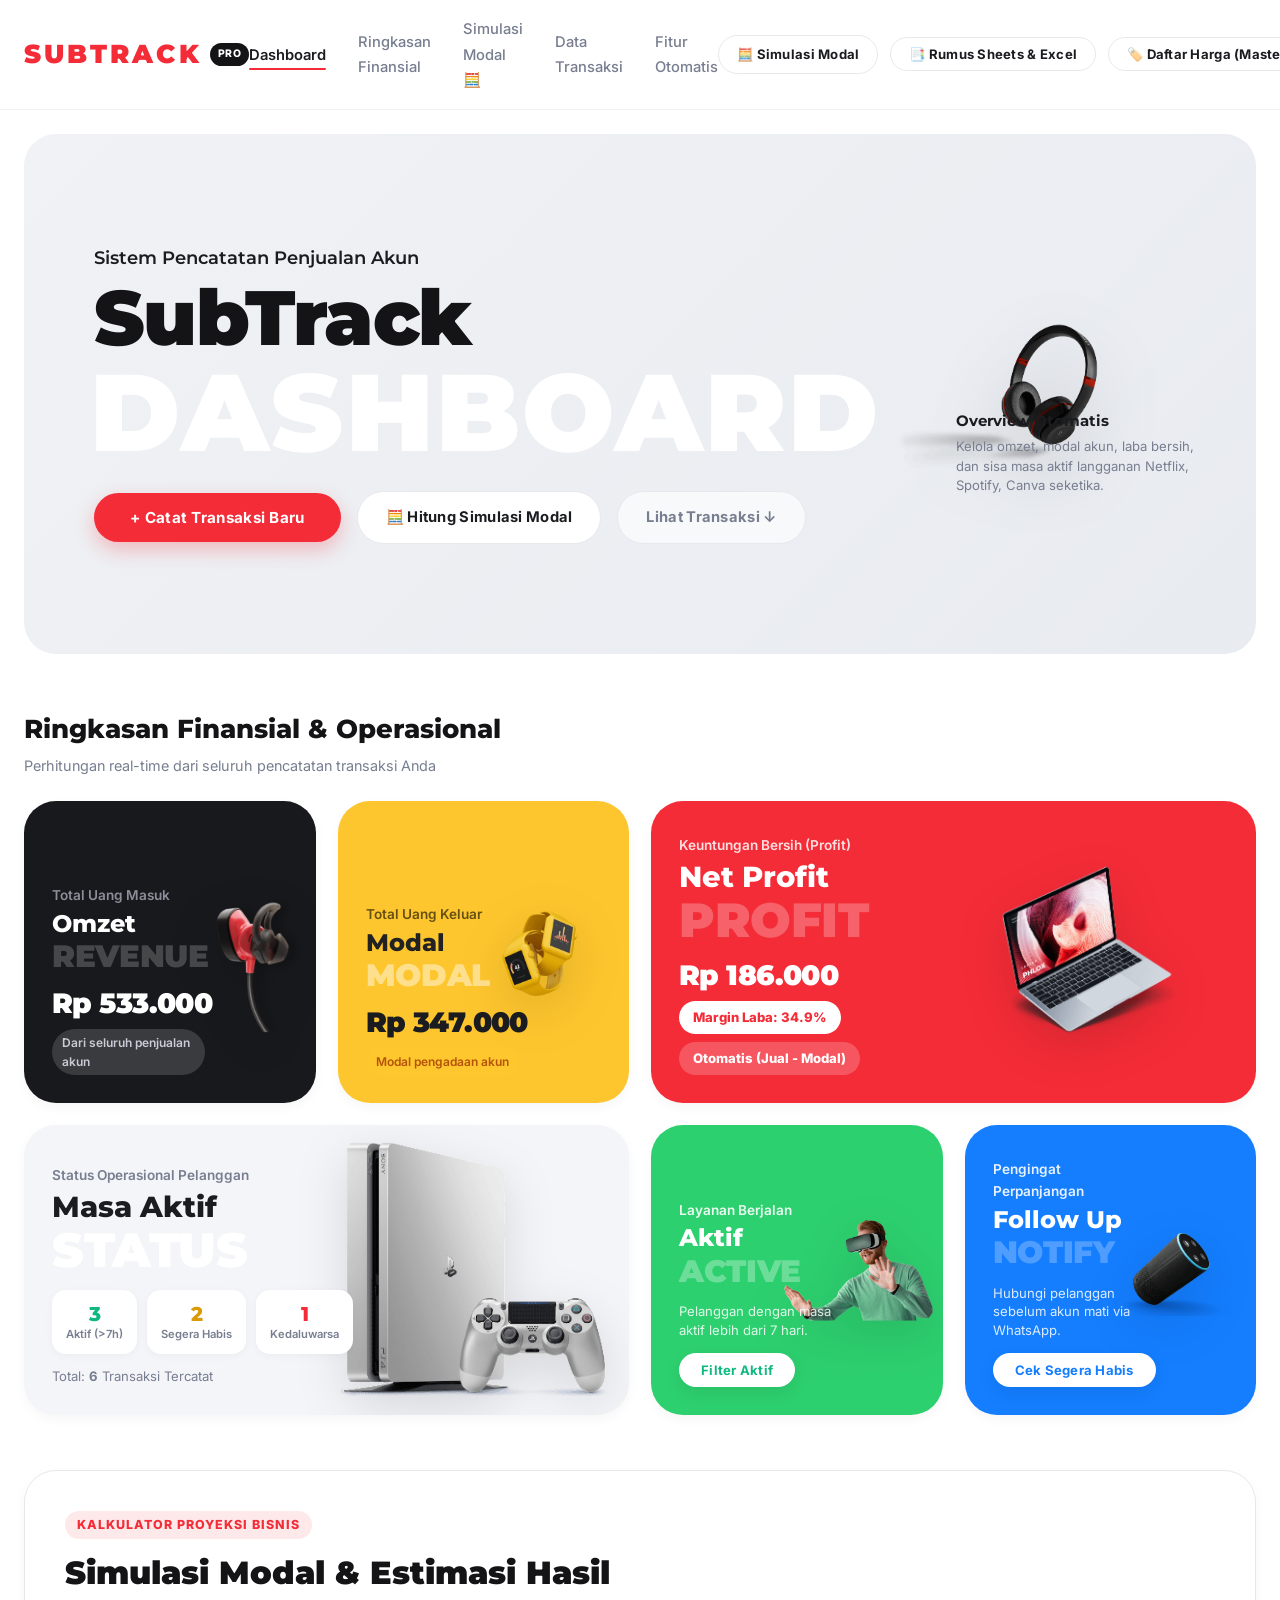
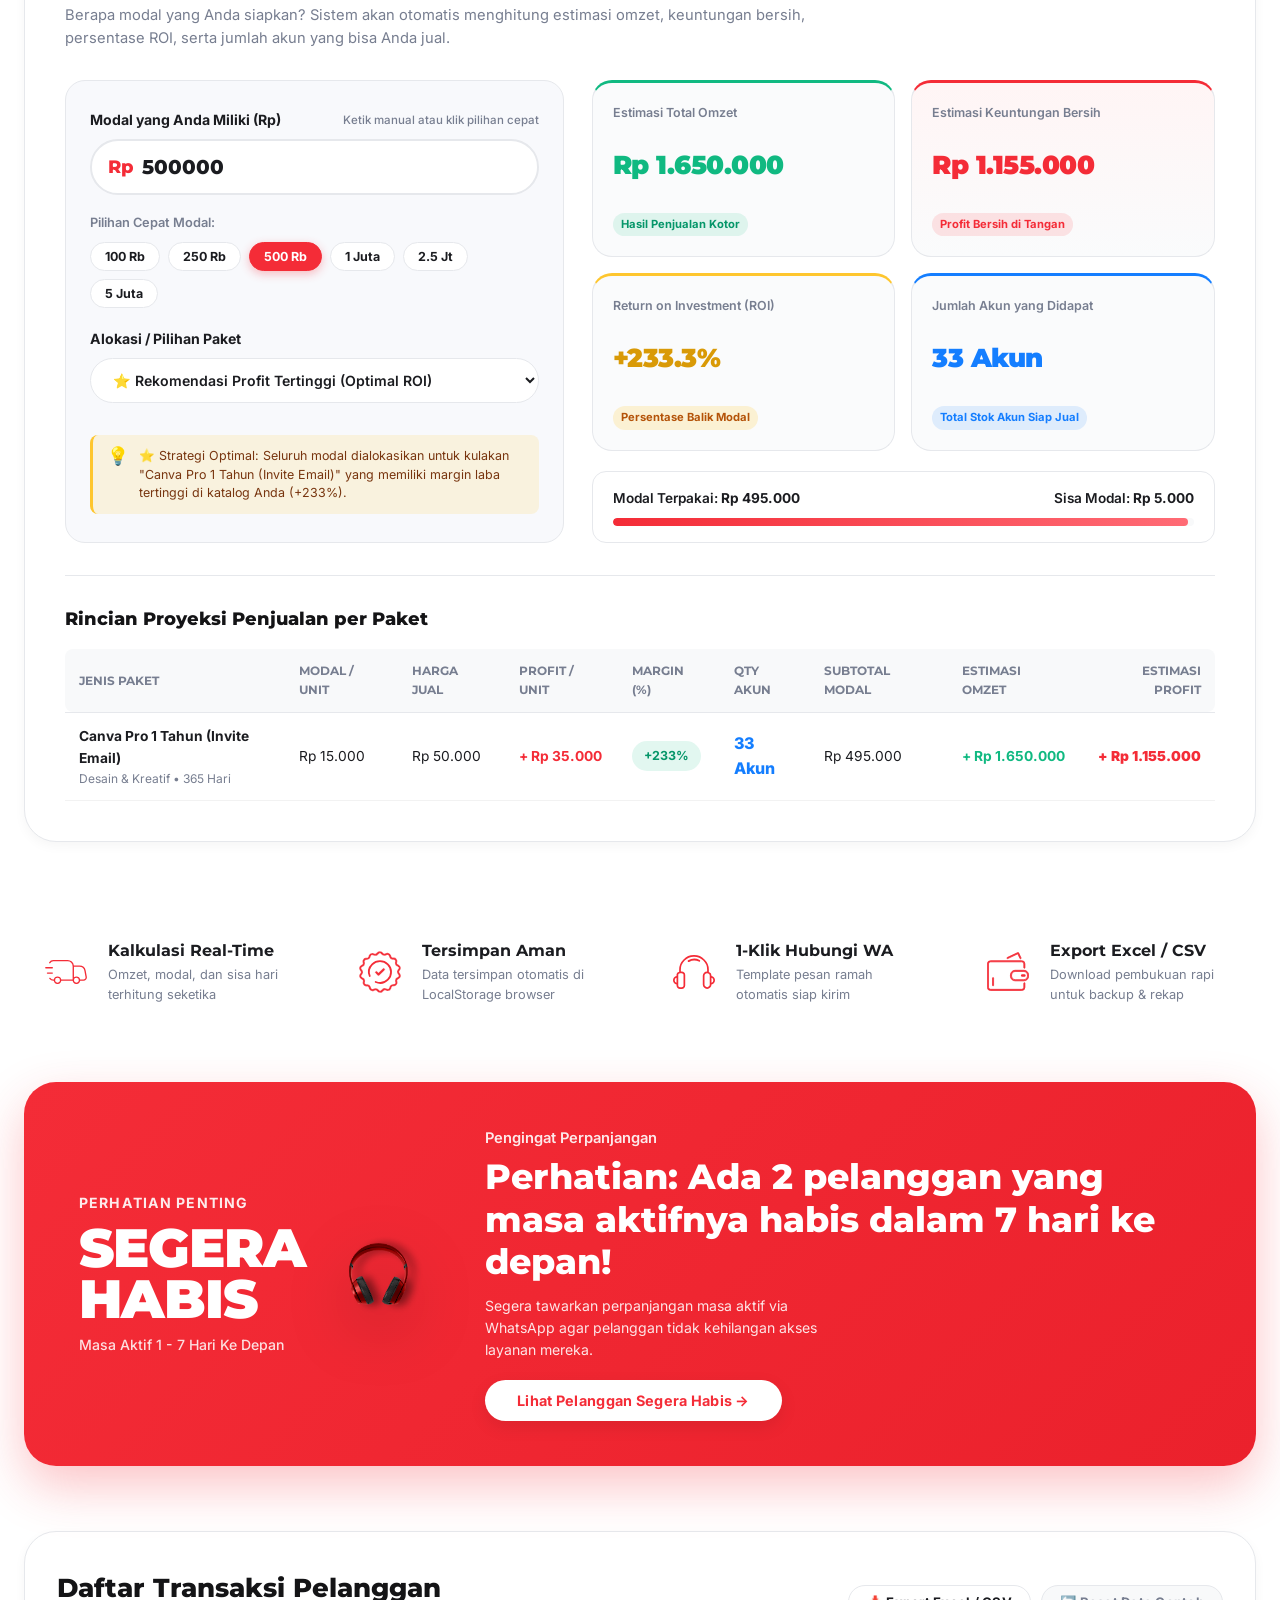
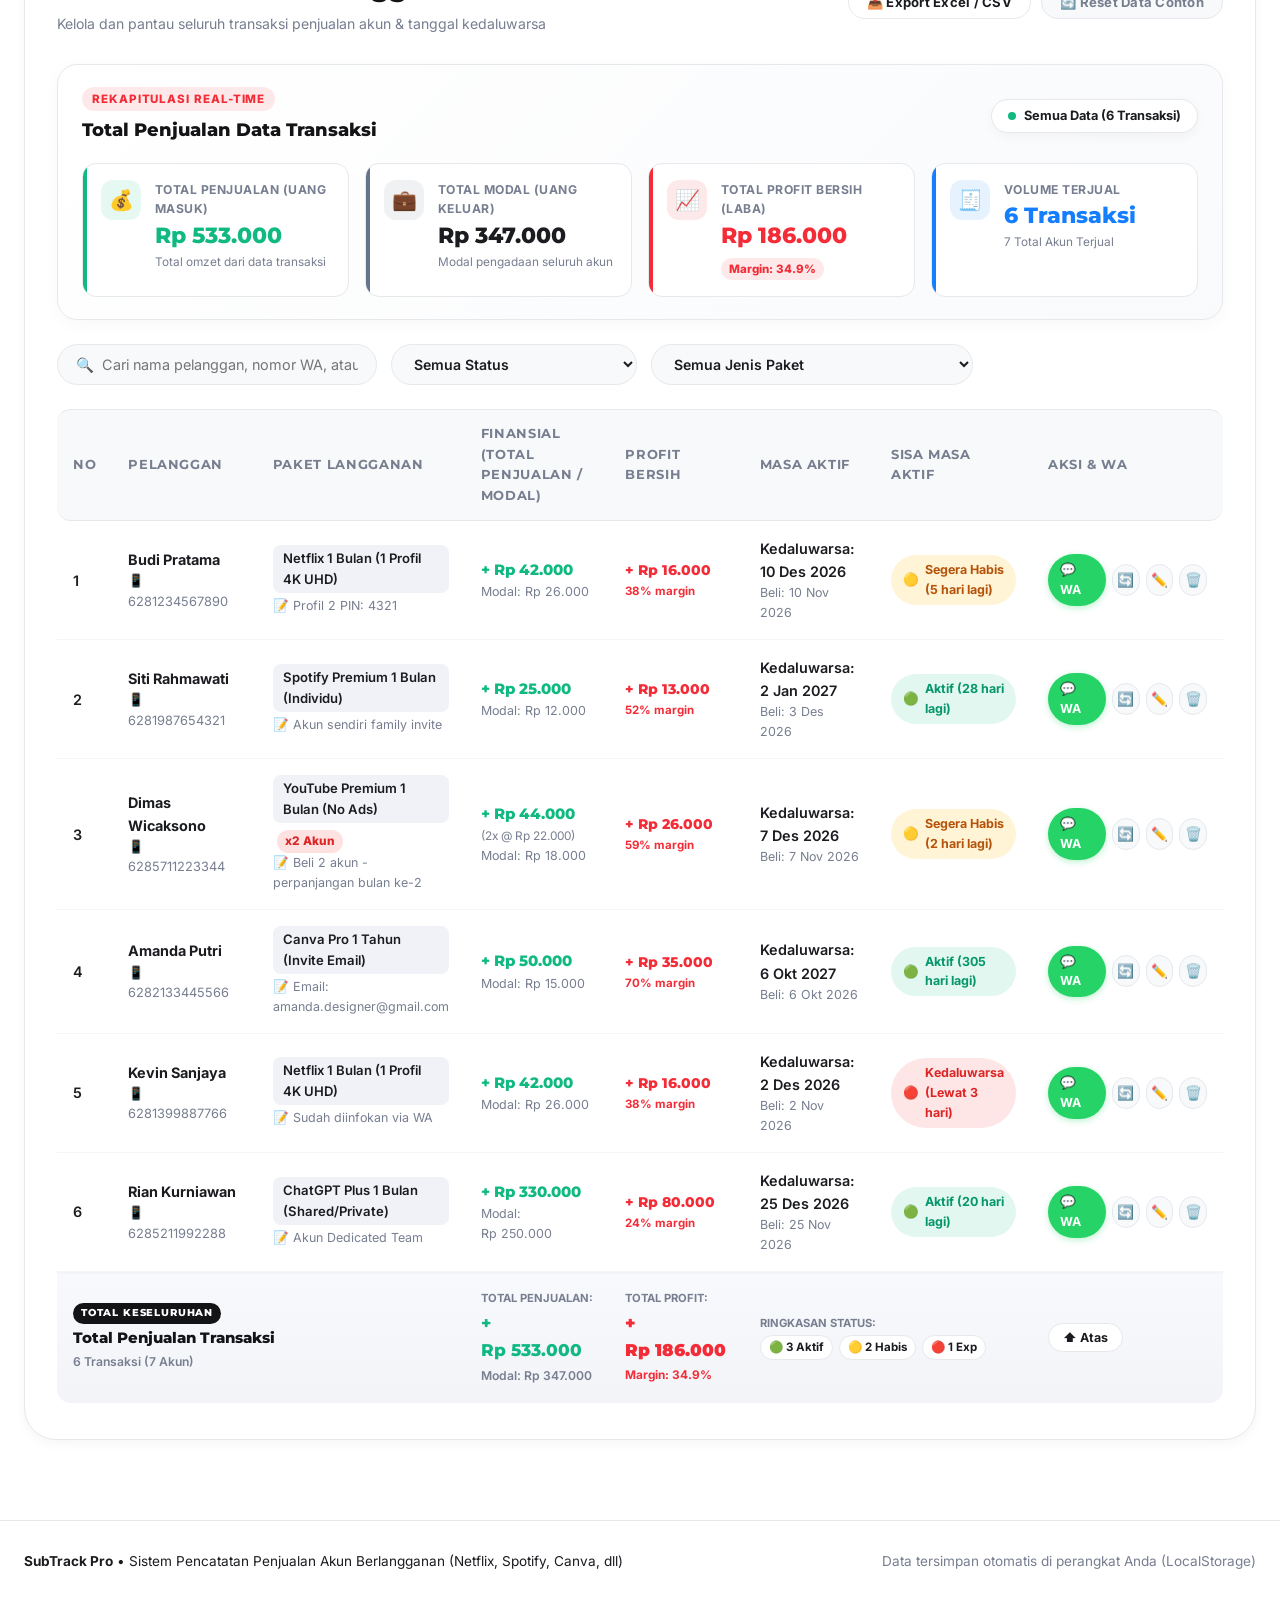
<file: index.html>
<!DOCTYPE html>
<html lang="id">
<head>
  <meta charset="UTF-8">
  <meta name="viewport" content="width=device-width, initial-scale=1.0">
  <title>SubTrack Pro | Sistem Pencatatan Penjualan Akun Berlangganan</title>
  <meta name="description" content="Aplikasi pencatatan otomatis penjualan akun berlangganan (Netflix, Spotify, Canva, dll) lengkap dengan kalkulator profit, masa aktif, dan pengingat WhatsApp.">
  <link rel="preconnect" href="https://fonts.googleapis.com">
  <link rel="preconnect" href="https://fonts.gstatic.com" crossorigin>
  <link href="https://fonts.googleapis.com/css2?family=Montserrat:wght@400;500;600;700;800;900&family=Inter:wght@300;400;500;600;700&display=swap" rel="stylesheet">
  <link rel="stylesheet" href="css/style.css">
  <link rel="icon" type="image/png" href="images/logo.png">
</head>
<body>

  <!-- ================= SITE HEADER & NAVIGATION ================= -->
  <header class="site-header" id="topHeader">
    <div class="header-container">
      <div class="brand">
        <a href="#" class="brand-logo" aria-label="SubTrack Pro Home">
          <span class="logo-phlox">SUBTRACK</span>
          <span class="badge-pro">PRO</span>
        </a>
      </div>

      <nav class="main-nav">
        <ul class="nav-list">
          <li class="nav-item"><a href="#hero" class="nav-link active">Dashboard</a></li>
          <li class="nav-item"><a href="#metricsSection" class="nav-link">Ringkasan Finansial</a></li>
          <li class="nav-item"><a href="#simulatorSection" class="nav-link">Simulasi Modal 🧮</a></li>
          <li class="nav-item"><a href="#tableSection" class="nav-link">Data Transaksi</a></li>
          <li class="nav-item"><a href="#features" class="nav-link">Fitur Otomatis</a></li>
        </ul>
      </nav>

      <div class="header-actions">
        <a href="#simulatorSection" class="btn btn-outline btn-pill btn-sm">
          <span>🧮 Simulasi Modal</span>
        </a>
        <button id="btnOpenSheetsGuide" class="btn btn-outline btn-pill btn-sm">
          <span>📑 Rumus Sheets & Excel</span>
        </button>
        <button id="btnOpenManagePackages" class="btn btn-outline btn-pill btn-sm">
          <span>🏷️ Daftar Harga (Master)</span>
        </button>
        <button id="btnOpenAddTransaction" class="btn btn-red btn-pill">
          <span>+ Catat Transaksi Baru</span>
        </button>
      </div>
    </div>
  </header>

  <main class="app-main-wrapper">
    <!-- ================= HERO SECTION (PHLOX STYLE) ================= -->
    <section class="hero-section" id="hero">
      <div class="hero-wrapper">
        <div class="hero-content">
          <div class="hero-text-block">
            <span class="hero-subtitle">Sistem Pencatatan Penjualan Akun</span>
            <h1 class="hero-title">SubTrack</h1>
            <div class="hero-watermark" aria-hidden="true">DASHBOARD</div>
            <div class="hero-btn-group">
              <button class="btn btn-red btn-pill hero-cta" onclick="document.getElementById('btnOpenAddTransaction').click()">
                + Catat Transaksi Baru
              </button>
              <a href="#simulatorSection" class="btn btn-outline btn-pill hero-secondary-btn">
                🧮 Hitung Simulasi Modal
              </a>
              <a href="#tableSection" class="btn btn-subtle btn-pill hero-secondary-btn">
                Lihat Transaksi &darr;
              </a>
            </div>
          </div>

          <div class="hero-visual">
            <div class="hero-img-wrap">
              <img src="images/hero_headphone.png" alt="SubTrack Pro Floating Gadget" class="hero-headphone-img">
            </div>
            <div class="hero-description">
              <h4 class="description-title">Overview Otomatis</h4>
              <p class="description-text">Kelola omzet, modal akun, laba bersih, dan sisa masa aktif langganan Netflix, Spotify, Canva seketika.</p>
            </div>
          </div>
        </div>
      </div>
    </section>

    <!-- ================= BENTO METRICS GRID (6 COLORFUL CARDS FROM PHOTO) ================= -->
    <section class="categories-section" id="metricsSection">
      <div class="section-container">
        
        <div class="section-header-compact">
          <h2 class="section-title-sm">Ringkasan Finansial & Operasional</h2>
          <p class="section-subtitle-sm">Perhitungan real-time dari seluruh pencatatan transaksi Anda</p>
        </div>

        <div class="category-grid">
          
          <!-- Card 1: TOTAL OMZET / UANG MASUK (Dark Charcoal Card - Earphone Theme) -->
          <div class="cat-card cat-earphone">
            <div class="cat-content">
              <span class="cat-subtitle">Total Uang Masuk</span>
              <h3 class="cat-title">Omzet</h3>
              <div class="cat-watermark">REVENUE</div>
              <div class="metric-value-display text-white" id="statGrossRevenue">Rp 0</div>
              <span class="metric-tag tag-subtle">Dari seluruh penjualan akun</span>
            </div>
            <div class="cat-image-wrap">
              <img src="images/cat_earphone.png" alt="Omzet Penjualan" class="cat-img">
            </div>
          </div>

          <!-- Card 2: TOTAL MODAL / UANG KELUAR (Warm Amber Yellow Card - Gadget Theme) -->
          <div class="cat-card cat-gadget">
            <div class="cat-content">
              <span class="cat-subtitle">Total Uang Keluar</span>
              <h3 class="cat-title">Modal</h3>
              <div class="cat-watermark">MODAL</div>
              <div class="metric-value-display text-dark" id="statTotalCost">Rp 0</div>
              <span class="metric-tag tag-yellow">Modal pengadaan akun</span>
            </div>
            <div class="cat-image-wrap">
              <img src="images/cat_watch.png" alt="Modal Akun" class="cat-img">
            </div>
          </div>

          <!-- Card 3: PROFIT BERSIH & MARGIN (Vibrant Crimson Red - Spans 2 Cols - Laptop Theme) -->
          <div class="cat-card cat-laptop">
            <div class="cat-content">
              <span class="cat-subtitle">Keuntungan Bersih (Profit)</span>
              <h3 class="cat-title">Net Profit</h3>
              <div class="cat-watermark">PROFIT</div>
              <div class="metric-value-display text-white" id="statNetProfit">Rp 0</div>
              <div class="metric-pill-row">
                <span class="metric-pill-badge" id="statProfitMargin">Margin Laba: 0%</span>
                <span class="metric-pill-badge badge-translucent">Otomatis (Jual - Modal)</span>
              </div>
            </div>
            <div class="cat-image-wrap">
              <img src="images/cat_laptop.png" alt="Keuntungan Bersih" class="cat-img">
            </div>
          </div>

          <!-- Card 4: STATUS OPERASIONAL LANGGANAN (Clean Silver Gray - Spans 2 Cols - Console Theme) -->
          <div class="cat-card cat-console">
            <div class="cat-content">
              <span class="cat-subtitle">Status Operasional Pelanggan</span>
              <h3 class="cat-title">Masa Aktif</h3>
              <div class="cat-watermark">STATUS</div>
              
              <div class="status-counters-row">
                <div class="status-counter-item item-active" title="Masa aktif > 7 hari">
                  <span class="counter-dot dot-green"></span>
                  <span class="counter-num text-green" id="statCountActive">0</span>
                  <span class="counter-lbl">Aktif (>7h)</span>
                </div>
                <div class="status-counter-item item-warning" title="Segera habis 1-7 hari">
                  <span class="counter-dot dot-yellow"></span>
                  <span class="counter-num text-yellow" id="statCountWarning">0</span>
                  <span class="counter-lbl">Segera Habis</span>
                </div>
                <div class="status-counter-item item-expired" title="Kedaluwarsa <= 0 hari">
                  <span class="counter-dot dot-red"></span>
                  <span class="counter-num text-red" id="statCountExpired">0</span>
                  <span class="counter-lbl">Kedaluwarsa</span>
                </div>
              </div>

              <div class="card-footer-info">
                <span>Total: <strong id="statTotalTrans">0</strong> Transaksi Tercatat</span>
              </div>
            </div>
            <div class="cat-image-wrap">
              <img src="images/cat_console.png" alt="Status Pelanggan" class="cat-img">
            </div>
          </div>

          <!-- Card 5: AKUN AKTIF AMAN (Emerald Green - Oculus Theme) -->
          <div class="cat-card cat-oculus">
            <div class="cat-content">
              <span class="cat-subtitle">Layanan Berjalan</span>
              <h3 class="cat-title">Aktif</h3>
              <div class="cat-watermark">ACTIVE</div>
              <p class="card-brief-desc">Pelanggan dengan masa aktif lebih dari 7 hari.</p>
              <button class="btn btn-white btn-pill cat-btn text-green" onclick="document.getElementById('statusFilter').value='ACTIVE'; document.getElementById('statusFilter').dispatchEvent(new Event('change')); document.getElementById('tableSection').scrollIntoView({behavior:'smooth'});">
                Filter Aktif
              </button>
            </div>
            <div class="cat-image-wrap">
              <img src="images/cat_vr.png" alt="Akun Aktif" class="cat-img">
            </div>
          </div>

          <!-- Card 6: FOLLOW UP WHATSAPP (Electric Blue - Speaker Theme) -->
          <div class="cat-card cat-speaker">
            <div class="cat-content">
              <span class="cat-subtitle">Pengingat Perpanjangan</span>
              <h3 class="cat-title">Follow Up</h3>
              <div class="cat-watermark">NOTIFY</div>
              <p class="card-brief-desc">Hubungi pelanggan sebelum akun mati via WhatsApp.</p>
              <button class="btn btn-white btn-pill cat-btn text-blue" onclick="document.getElementById('statusFilter').value='WARNING'; document.getElementById('statusFilter').dispatchEvent(new Event('change')); document.getElementById('tableSection').scrollIntoView({behavior:'smooth'});">
                Cek Segera Habis
              </button>
            </div>
            <div class="cat-image-wrap">
              <img src="images/cat_speaker.png" alt="Pengingat WhatsApp" class="cat-img">
            </div>
          </div>

        </div>
      </div>
    </section>

    <!-- ================= SIMULASI MODAL & ESTIMASI HASIL ================= -->
    <section class="simulator-section" id="simulatorSection">
      <div class="section-container">
        
        <div class="simulator-card-wrapper">
          
          <div class="simulator-header">
            <div class="sim-badge">Kalkulator Proyeksi Bisnis</div>
            <h2 class="sim-title">Simulasi Modal & Estimasi Hasil</h2>
            <p class="sim-subtitle">Berapa modal yang Anda siapkan? Sistem akan otomatis menghitung estimasi omzet, keuntungan bersih, persentase ROI, serta jumlah akun yang bisa Anda jual.</p>
          </div>

          <div class="simulator-body-grid">
            
            <!-- Left: Input Controls -->
            <div class="sim-controls-card">
              
              <div class="sim-form-group">
                <label for="inputCapitalAmount" class="sim-label">
                  <span>Modal yang Anda Miliki (Rp)</span>
                  <span class="sim-label-hint">Ketik manual atau klik pilihan cepat</span>
                </label>
                <div class="sim-input-prefix-wrap">
                  <span class="sim-prefix">Rp</span>
                  <input type="number" id="inputCapitalAmount" class="sim-input" min="1000" step="10000" value="500000" placeholder="500.000">
                </div>
              </div>

              <!-- Quick Capital Preset Buttons -->
              <div class="sim-presets-group">
                <span class="sim-presets-title">Pilihan Cepat Modal:</span>
                <div class="sim-preset-chips" id="simPresetChips">
                  <button type="button" class="preset-chip" data-amount="100000">100 Rb</button>
                  <button type="button" class="preset-chip" data-amount="250000">250 Rb</button>
                  <button type="button" class="preset-chip active" data-amount="500000">500 Rb</button>
                  <button type="button" class="preset-chip" data-amount="1000000">1 Juta</button>
                  <button type="button" class="preset-chip" data-amount="2500000">2.5 Jt</button>
                  <button type="button" class="preset-chip" data-amount="5000000">5 Juta</button>
                </div>
              </div>

              <!-- Strategy / Package Target Selection -->
              <div class="sim-form-group mt-3">
                <label for="simPackageStrategy" class="sim-label">Alokasi / Pilihan Paket</label>
                <select id="simPackageStrategy" class="sim-select">
                  <option value="OPTIMAL">⭐ Rekomendasi Profit Tertinggi (Optimal ROI)</option>
                  <option value="MIXED">🎯 Campuran Paket Populer (Diversifikasi)</option>
                  <!-- Specific packages populated dynamically -->
                </select>
              </div>

              <div class="sim-note-box">
                <span class="sim-note-icon">💡</span>
                <p id="simStrategyNote">Mengalokasikan seluruh modal ke paket dengan rasio margin keuntungan terbesar untuk menghasilkan laba bersih paling maksimal.</p>
              </div>

            </div>

            <!-- Right: Results Dashboard KPI Cards -->
            <div class="sim-results-card">
              
              <div class="sim-kpi-grid">
                
                <!-- Result 1: Estimasi Omzet (Gross Revenue) -->
                <div class="sim-kpi-item kpi-omzet">
                  <span class="kpi-subtitle">Estimasi Total Omzet</span>
                  <h3 class="kpi-value text-green" id="simResultRevenue">Rp 0</h3>
                  <span class="kpi-tag tag-green">Hasil Penjualan Kotor</span>
                </div>

                <!-- Result 2: Estimasi Keuntungan Bersih (Net Profit) -->
                <div class="sim-kpi-item kpi-profit">
                  <span class="kpi-subtitle">Estimasi Keuntungan Bersih</span>
                  <h3 class="kpi-value text-red" id="simResultProfit">Rp 0</h3>
                  <span class="kpi-tag tag-red">Profit Bersih di Tangan</span>
                </div>

                <!-- Result 3: ROI % -->
                <div class="sim-kpi-item kpi-roi">
                  <span class="kpi-subtitle">Return on Investment (ROI)</span>
                  <h3 class="kpi-value text-yellow" id="simResultROI">0%</h3>
                  <span class="kpi-tag tag-yellow">Persentase Balik Modal</span>
                </div>

                <!-- Result 4: Total Akun -->
                <div class="sim-kpi-item kpi-units">
                  <span class="kpi-subtitle">Jumlah Akun yang Didapat</span>
                  <h3 class="kpi-value text-blue" id="simResultUnits">0 Akun</h3>
                  <span class="kpi-tag tag-blue">Total Stok Akun Siap Jual</span>
                </div>

              </div>

              <!-- Capital Usage Bar -->
              <div class="sim-usage-card">
                <div class="sim-usage-header">
                  <span>Modal Terpakai: <strong id="simUsedCapital">Rp 0</strong></span>
                  <span class="text-muted">Sisa Modal: <strong id="simRemainingCapital">Rp 0</strong></span>
                </div>
                <div class="sim-progress-track">
                  <div class="sim-progress-bar" id="simProgressBar" style="width: 100%;"></div>
                </div>
              </div>

            </div>

          </div>

          <!-- Bottom: Detailed Breakdown Table -->
          <div class="sim-breakdown-card">
            <h4 class="sim-breakdown-title">Rincian Proyeksi Penjualan per Paket</h4>
            <div class="table-responsive">
              <table class="sim-table">
                <thead>
                  <tr>
                    <th>Jenis Paket</th>
                    <th>Modal / Unit</th>
                    <th>Harga Jual</th>
                    <th>Profit / Unit</th>
                    <th>Margin (%)</th>
                    <th>Qty Akun</th>
                    <th>Subtotal Modal</th>
                    <th>Estimasi Omzet</th>
                    <th>Estimasi Profit</th>
                  </tr>
                </thead>
                <tbody id="simBreakdownBody">
                  <!-- Rendered dynamically -->
                </tbody>
              </table>
            </div>
          </div>

        </div>

      </div>
    </section>

    <!-- ================= FEATURES & VALUE PROPOSITIONS (THE 4 RED ICONS FROM PHOTO) ================= -->
    <section class="features-section" id="features">
      <div class="section-container">
        <div class="features-grid">
          
          <div class="feature-item">
            <div class="feature-icon-wrap">
              <img src="images/icon_shipping.svg" alt="Otomatis Real-Time" class="feature-icon">
            </div>
            <div class="feature-info">
              <h4 class="feature-title">Kalkulasi Real-Time</h4>
              <p class="feature-desc">Omzet, modal, dan sisa hari terhitung seketika</p>
            </div>
          </div>

          <div class="feature-item">
            <div class="feature-icon-wrap">
              <img src="images/icon_guarantee.svg" alt="Penyimpanan Aman" class="feature-icon">
            </div>
            <div class="feature-info">
              <h4 class="feature-title">Tersimpan Aman</h4>
              <p class="feature-desc">Data tersimpan otomatis di LocalStorage browser</p>
            </div>
          </div>

          <div class="feature-item">
            <div class="feature-icon-wrap">
              <img src="images/icon_support.svg" alt="Integrasi WhatsApp" class="feature-icon">
            </div>
            <div class="feature-info">
              <h4 class="feature-title">1-Klik Hubungi WA</h4>
              <p class="feature-desc">Template pesan ramah otomatis siap kirim</p>
            </div>
          </div>

          <div class="feature-item">
            <div class="feature-icon-wrap">
              <img src="images/icon_wallet.svg" alt="Export Excel" class="feature-icon">
            </div>
            <div class="feature-info">
              <h4 class="feature-title">Export Excel / CSV</h4>
              <p class="feature-desc">Download pembukuan rapi untuk backup & rekap</p>
            </div>
          </div>

        </div>
      </div>
    </section>

    <!-- ================= URGENT ALERT PROMOTIONAL BANNER (THE RED "FINE SMILE" BANNER FROM PHOTO) ================= -->
    <section class="promo-banner-section" id="urgentAlertSection">
      <div class="section-container">
        <div class="promo-banner-card urgent-alert" id="urgentAlertBox" style="display: none;">
          
          <div class="promo-col promo-left">
            <span class="promo-discount">PERHATIAN PENTING</span>
            <h2 class="promo-big-title">SEGERA<br>HABIS</h2>
            <span class="promo-date">Masa Aktif 1 - 7 Hari Ke Depan</span>
          </div>

          <div class="promo-col promo-center">
            <div class="promo-headphone-wrap">
              <img src="images/banner_headphone.png" alt="Pengingat Masa Aktif Akun" class="promo-headphone-img">
            </div>
          </div>

          <div class="promo-col promo-right">
            <span class="promo-product-name">Pengingat Perpanjangan</span>
            <h3 class="promo-sale-heading" id="urgentAlertTitle">Ada 0 pelanggan yang langganannya akan segera habis!</h3>
            <p class="promo-description">Segera tawarkan perpanjangan masa aktif via WhatsApp agar pelanggan tidak kehilangan akses layanan mereka.</p>
            <button class="btn btn-white btn-pill promo-btn text-red" id="btnFilterUrgent">
              Lihat Pelanggan Segera Habis &rarr;
            </button>
          </div>

        </div>
      </div>
    </section>

    <!-- ================= MAIN DATA TABLE SECTION (PHLOX CLEAN E-COMMERCE TABLE) ================= -->
    <section class="table-section-card" id="tableSection">
      <div class="section-container">
        
        <div class="table-card-container">
          
          <!-- Table Header & Controls Toolbar -->
          <div class="table-header-box">
            <div class="table-header-left">
              <h2 class="table-main-title">Daftar Transaksi Pelanggan</h2>
              <p class="table-main-subtitle">Kelola dan pantau seluruh transaksi penjualan akun & tanggal kedaluwarsa</p>
            </div>

            <div class="table-header-right">
              <button id="btnExportCSV" class="btn btn-outline btn-pill btn-sm" title="Download data dalam format Excel / CSV">
                <span>📥 Export Excel / CSV</span>
              </button>
              <button id="btnResetSampleData" class="btn btn-subtle btn-pill btn-sm" title="Muat ulang data contoh">
                <span>🔄 Reset Data Contoh</span>
              </button>
            </div>
          </div>

          <!-- ================= RINGKASAN TOTAL PENJUALAN TRANSAKSI ================= -->
          <div class="trx-summary-widget" id="trxSummaryWidget">
            <div class="trx-summary-header">
              <div class="trx-summary-title-wrap">
                <span class="trx-summary-badge">REKAPITULASI REAL-TIME</span>
                <h3 class="trx-summary-heading">Total Penjualan Data Transaksi</h3>
              </div>
              <div class="trx-summary-filter-pill" id="trxStatFilterBadge">
                <span class="pulse-dot"></span>
                <span id="trxFilterNoticeText">Semua Transaksi</span>
              </div>
            </div>

            <div class="trx-summary-cards">
              <!-- Card 1: Total Penjualan (Omzet) -->
              <div class="trx-sum-card card-revenue">
                <div class="trx-sum-icon">💰</div>
                <div class="trx-sum-body">
                  <span class="trx-sum-label">Total Penjualan (Uang Masuk)</span>
                  <div class="trx-sum-value text-green" id="trxStatTotalSales">Rp 0</div>
                  <span class="trx-sum-sub" id="trxStatSalesSub">Total omzet dari data transaksi</span>
                </div>
              </div>

              <!-- Card 2: Total Modal -->
              <div class="trx-sum-card card-cost">
                <div class="trx-sum-icon">💼</div>
                <div class="trx-sum-body">
                  <span class="trx-sum-label">Total Modal (Uang Keluar)</span>
                  <div class="trx-sum-value text-dark" id="trxStatTotalCost">Rp 0</div>
                  <span class="trx-sum-sub" id="trxStatCostSub">Modal pengadaan seluruh akun</span>
                </div>
              </div>

              <!-- Card 3: Total Profit Bersih -->
              <div class="trx-sum-card card-profit">
                <div class="trx-sum-icon">📈</div>
                <div class="trx-sum-body">
                  <span class="trx-sum-label">Total Profit Bersih (Laba)</span>
                  <div class="trx-sum-value text-red" id="trxStatNetProfit">Rp 0</div>
                  <div class="trx-sum-badge-row">
                    <span class="badge-margin" id="trxStatMargin">Margin: 0%</span>
                  </div>
                </div>
              </div>

              <!-- Card 4: Volume Transaksi & Unit Akun -->
              <div class="trx-sum-card card-volume">
                <div class="trx-sum-icon">🧾</div>
                <div class="trx-sum-body">
                  <span class="trx-sum-label">Volume Terjual</span>
                  <div class="trx-sum-value text-blue" id="trxStatCount">0 Transaksi</div>
                  <span class="trx-sum-sub" id="trxStatUnitsCount">0 Total Akun</span>
                </div>
              </div>
            </div>
          </div>

          <!-- Toolbar Search & Filter Bar -->
          <div class="table-toolbar">
            <div class="toolbar-left">
              <div class="search-box">
                <span class="search-icon">🔍</span>
                <input type="text" id="searchInput" placeholder="Cari nama pelanggan, nomor WA, atau paket..." autocomplete="off">
                <button id="btnClearSearch" class="btn-clear" style="display: none;">&times;</button>
              </div>

              <div class="filter-group">
                <select id="statusFilter" class="custom-select">
                  <option value="ALL">Semua Status</option>
                  <option value="ACTIVE">🟢 Masih Aktif (> 7 hari)</option>
                  <option value="WARNING">🟡 Segera Habis (1 - 7 hari)</option>
                  <option value="EXPIRED">🔴 Kedaluwarsa (≤ 0 hari)</option>
                </select>
              </div>

              <div class="filter-group">
                <select id="packageFilter" class="custom-select">
                  <option value="ALL">Semua Jenis Paket</option>
                </select>
              </div>
            </div>
          </div>

          <!-- Table Responsive Container -->
          <div class="table-responsive">
            <table class="data-table" id="transactionTable">
              <thead>
                <tr>
                  <th width="4%">No</th>
                  <th width="17%">Pelanggan</th>
                  <th width="17%">Paket Langganan</th>
                  <th width="17%">Finansial (Total Penjualan / Modal)</th>
                  <th width="12%">Profit Bersih</th>
                  <th width="13%">Masa Aktif</th>
                  <th width="11%">Sisa Masa Aktif</th>
                  <th width="9%" class="text-right">Aksi & WA</th>
                </tr>
              </thead>
              <tbody id="transactionTableBody">
                <!-- Rendered dynamically by app.js -->
              </tbody>
              <tfoot id="transactionTableFoot">
                <tr class="tfoot-row">
                  <td colspan="3" class="tfoot-col-title">
                    <div class="tfoot-label-wrap">
                      <span class="tfoot-chip">TOTAL KESELURUHAN</span>
                      <strong class="tfoot-main-title">Total Penjualan Transaksi</strong>
                      <span class="tfoot-sub-count" id="tfootTotalItems">0 Transaksi (0 Akun)</span>
                    </div>
                  </td>
                  <td class="tfoot-col-fin">
                    <div class="tfoot-fin-wrap">
                      <span class="tfoot-label-sub">Total Penjualan:</span>
                      <span class="tfoot-val-revenue" id="tfootTotalRevenue">+ Rp 0</span>
                      <span class="tfoot-val-cost" id="tfootTotalCost">Modal: Rp 0</span>
                    </div>
                  </td>
                  <td class="tfoot-col-profit">
                    <div class="tfoot-profit-wrap">
                      <span class="tfoot-label-sub">Total Profit:</span>
                      <span class="tfoot-val-profit" id="tfootTotalProfit">+ Rp 0</span>
                      <span class="tfoot-val-margin" id="tfootProfitMargin">Margin: 0%</span>
                    </div>
                  </td>
                  <td colspan="2" class="tfoot-col-status">
                    <div class="tfoot-status-box">
                      <span class="tfoot-label-sub">Ringkasan Status:</span>
                      <div class="tfoot-status-pills" id="tfootStatusBadges">
                        <span class="status-mini-pill pill-active">🟢 0 Aktif</span>
                        <span class="status-mini-pill pill-warning">🟡 0 Habis</span>
                        <span class="status-mini-pill pill-expired">🔴 0 Exp</span>
                      </div>
                    </div>
                  </td>
                  <td class="tfoot-col-action text-right">
                    <button type="button" class="btn-tfoot-top" onclick="document.getElementById('tableSection').scrollIntoView({behavior:'smooth'})" title="Kembali ke atas tabel">
                      <span>⬆️ Atas</span>
                    </button>
                  </td>
                </tr>
              </tfoot>
            </table>

            <!-- Empty State -->
            <div id="emptyState" class="empty-state" style="display: none;">
              <div class="empty-icon">📂</div>
              <h3>Tidak ada transaksi yang cocok</h3>
              <p>Coba ubah kata kunci pencarian atau filter yang dipilih.</p>
              <button class="btn btn-red btn-pill btn-sm" id="btnResetFilters">Reset Semua Filter</button>
            </div>
          </div>

        </div>

      </div>
    </section>
  </main>

  <!-- ================= FOOTER ================= -->
  <footer class="app-footer">
    <div class="section-container">
      <div class="footer-bottom-row">
        <p><strong>SubTrack Pro</strong> &bull; Sistem Pencatatan Penjualan Akun Berlangganan (Netflix, Spotify, Canva, dll)</p>
        <p class="footer-muted">Data tersimpan otomatis di perangkat Anda (LocalStorage)</p>
      </div>
    </div>
  </footer>

  <!-- ================= MODAL: TAMBAH / EDIT TRANSAKSI ================= -->
  <div class="modal-backdrop" id="modalTransaction" style="display: none;">
    <div class="modal-box">
      <div class="modal-header">
        <h3 id="modalTransactionTitle">Catat Penjualan Akun Baru</h3>
        <button class="modal-close" data-close-modal>&times;</button>
      </div>

      <form id="formTransaction">
        <input type="hidden" id="editTrxId" value="">

        <div class="form-row-2">
          <div class="form-group">
            <label for="inputCustomerName">Nama Pelanggan <span class="req">*</span></label>
            <input type="text" id="inputCustomerName" placeholder="Contoh: Budi Santoso" required>
          </div>

          <div class="form-group">
            <label for="inputCustomerPhone">No. WhatsApp <span class="req">*</span></label>
            <input type="tel" id="inputCustomerPhone" placeholder="Contoh: 08123456789 atau 628..." required>
            <small class="form-hint">Otomatis dihubungkan ke tombol chat WhatsApp</small>
          </div>
        </div>

        <div class="form-group">
          <label for="inputPackage">Pilih Jenis Paket (Master Data) <span class="req">*</span></label>
          <select id="inputPackage" required>
            <option value="">-- Pilih Paket Langganan --</option>
          </select>
        </div>

        <div class="form-row-qty-pricing">
          <div class="form-group form-group-qty">
            <label for="inputQty">Jumlah Akun (Qty) <span class="req">*</span></label>
            <div class="qty-stepper-wrap">
              <button type="button" class="btn-qty-step" id="btnQtyMinus" aria-label="Kurangi Qty">-</button>
              <input type="number" id="inputQty" min="1" max="999" value="1" required>
              <button type="button" class="btn-qty-step" id="btnQtyPlus" aria-label="Tambah Qty">+</button>
            </div>
            <small class="form-hint">Jumlah unit / profil dibeli</small>
          </div>

          <div class="form-group">
            <label for="inputSellPrice">Harga Jual Satuan (Rp) <span class="req">*</span></label>
            <input type="number" id="inputSellPrice" min="0" step="500" required>
            <small class="form-hint">Otomatis dari master paket</small>
          </div>

          <div class="form-group">
            <label for="inputCostPrice">Modal Satuan (Rp) <span class="req">*</span></label>
            <input type="number" id="inputCostPrice" min="0" step="500" required>
            <small class="form-hint">Modal beli per unit akun</small>
          </div>
        </div>

        <!-- Live Subtotal / Total Penjualan Preview Box -->
        <div class="trx-form-total-card">
          <div class="trx-form-total-item">
            <span class="lbl">Total Penjualan (Uang Masuk)</span>
            <span class="val text-green" id="previewTotalSell">Rp 0</span>
            <span class="sub" id="previewSellFormula">1 x Rp 0</span>
          </div>
          <div class="trx-form-total-item">
            <span class="lbl">Total Modal</span>
            <span class="val text-dark" id="previewTotalCost">Rp 0</span>
            <span class="sub" id="previewCostFormula">1 x Rp 0</span>
          </div>
          <div class="trx-form-total-item highlight">
            <span class="lbl">Total Profit Bersih</span>
            <span class="val text-red" id="previewProfit">Rp 0</span>
            <span class="sub" id="previewMargin">Margin: 0%</span>
          </div>
        </div>

        <div class="form-row-2">
          <div class="form-group">
            <label for="inputPurchaseDate">Tanggal Pembelian <span class="req">*</span></label>
            <input type="date" id="inputPurchaseDate" required>
          </div>

          <div class="form-group">
            <label for="inputExpireDate">Tanggal Kedaluwarsa (Masa Aktif) <span class="req">*</span></label>
            <input type="date" id="inputExpireDate" required>
            <small class="form-hint" id="expireHelper">Dihitung dari Tanggal Beli + Durasi Paket</small>
          </div>
        </div>

        <div class="form-group">
          <label for="inputNotes">Catatan / Detail Akun (Opsional)</label>
          <input type="text" id="inputNotes" placeholder="Contoh: Akun Profil 3 PIN: 1234, Email: user@gmail.com">
        </div>

        <div class="modal-footer">
          <button type="button" class="btn btn-outline btn-pill" data-close-modal>Batal</button>
          <button type="submit" class="btn btn-red btn-pill" id="btnSubmitTrx">Simpan Transaksi</button>
        </div>
      </form>
    </div>
  </div>

  <!-- ================= MODAL: KELOLA MASTER DATA PAKET (DAFTAR HARGA) ================= -->
  <div class="modal-backdrop" id="modalPackages" style="display: none;">
    <div class="modal-box modal-lg">
      <div class="modal-header">
        <div>
          <h3>Sheet Daftar Harga (Master Data Paket)</h3>
          <p class="modal-sub">Kelola referensi produk agar saat input transaksi harga & durasi terisi otomatis</p>
        </div>
        <button class="modal-close" data-close-modal>&times;</button>
      </div>

      <div class="package-manager-content">
        <!-- Form Tambah / Edit Paket -->
        <div class="package-form-card">
          <h4 id="packageFormTitle">+ Tambah Paket Baru</h4>
          <form id="formPackage">
            <input type="hidden" id="editPkgId" value="">

            <div class="form-group">
              <label for="pkgName">Nama Jenis Paket <span class="req">*</span></label>
              <input type="text" id="pkgName" placeholder="Contoh: Netflix 1 Bulan (1 Profil)" required>
            </div>

            <div class="form-row-2">
              <div class="form-group">
                <label for="pkgCategory">Kategori</label>
                <input type="text" id="pkgCategory" placeholder="Streaming, Musik, Desain, AI..." required>
              </div>

              <div class="form-group">
                <label for="pkgDuration">Durasi Paket (Hari) <span class="req">*</span></label>
                <input type="number" id="pkgDuration" min="1" max="1000" placeholder="Contoh: 30" required>
              </div>
            </div>

            <div class="form-row-2">
              <div class="form-group">
                <label for="pkgCost">Harga Modal / Uang Keluar (Rp) <span class="req">*</span></label>
                <input type="number" id="pkgCost" min="0" step="500" placeholder="Contoh: 25000" required>
              </div>

              <div class="form-group">
                <label for="pkgSell">Harga Jual / Uang Masuk (Rp) <span class="req">*</span></label>
                <input type="number" id="pkgSell" min="0" step="500" placeholder="Contoh: 40000" required>
              </div>
            </div>

            <div class="form-actions">
              <button type="button" class="btn btn-outline btn-pill btn-sm" id="btnCancelPkgEdit" style="display: none;">Batal Edit</button>
              <button type="submit" class="btn btn-red btn-pill btn-sm" id="btnSavePkg">Simpan Paket</button>
            </div>
          </form>
        </div>

        <!-- Tabel Daftar Paket Master -->
        <div class="package-list-wrapper">
          <table class="package-table">
            <thead>
              <tr>
                <th>Paket</th>
                <th>Modal</th>
                <th>Jual</th>
                <th>Durasi</th>
                <th>Aksi</th>
              </tr>
            </thead>
            <tbody id="packageTableBody">
              <!-- Rendered by JS -->
            </tbody>
          </table>
        </div>
      </div>

      <div class="modal-footer">
        <button type="button" class="btn btn-outline btn-pill" data-close-modal>Tutup</button>
      </div>
    </div>
  </div>

  <!-- ================= MODAL: PANDUAN RUMUS GOOGLE SHEETS & EXCEL ================= -->
  <div class="modal-backdrop" id="modalSheetsGuide" style="display: none;">
    <div class="modal-box modal-lg">
      <div class="modal-header">
        <div>
          <h3>Panduan Rumus Google Sheets & Excel</h3>
          <p class="modal-sub">Rumus dan aturan conditional formatting yang siap Anda salin ke spreadsheet</p>
        </div>
        <button class="modal-close" data-close-modal>&times;</button>
      </div>

      <div class="guide-modal-content">
        <div class="guide-accordion">
          <!-- Item 1 -->
          <div class="guide-card">
            <h4>1. Rumus Tanggal Kedaluwarsa (Masa Aktif)</h4>
            <p>Menghitung tanggal beli ditambah durasi paket dari tabel master harga:</p>
            <pre><code>=I2 + VLOOKUP(E2; Daftar_Harga!$A$2:$D$100; 4; FALSE)</code></pre>
            <span class="guide-note">I2 = Tanggal Pembelian, E2 = Jenis Paket. Kolom 4 pada Daftar_Harga adalah durasi hari.</span>
          </div>

          <!-- Item 2 -->
          <div class="guide-card">
            <h4>2. Rumus Sisa Masa Aktif (Real-time Countdown)</h4>
            <p>Menghitung selisih tanggal kedaluwarsa terhadap hari ini:</p>
            <pre><code>=J2 - TODAY()</code></pre>
            <span class="guide-note">J2 = Kolom Tanggal Kedaluwarsa. Format sel ini sebagai Angka Biasa (General/Number).</span>
          </div>

          <!-- Item 3 -->
          <div class="guide-card">
            <h4>3. Pencarian Harga Jual & Modal Otomatis (VLOOKUP / XLOOKUP)</h4>
            <p><strong>Harga Jual:</strong></p>
            <pre><code>=VLOOKUP(E2; Daftar_Harga!$A$2:$D$100; 3; FALSE)</code></pre>
            <p><strong>Harga Modal:</strong></p>
            <pre><code>=VLOOKUP(E2; Daftar_Harga!$A$2:$D$100; 2; FALSE)</code></pre>
            <p><strong>Profit:</strong> <code>=F2 - G2</code> (Harga Jual dikurang Modal)</p>
          </div>

          <!-- Item 4 -->
          <div class="guide-card">
            <h4>4. Link WhatsApp Otomatis dengan Pesan Ramah</h4>
            <pre><code>=HYPERLINK("https://wa.me/"&C2&"?text=Halo%20kak%20"&ENCODEURL(B2)&",%20terima%20kasih%20telah%20order%20"&ENCODEURL(E2); "💬 Chat WA")</code></pre>
          </div>

          <!-- Item 5 -->
          <div class="guide-card">
            <h4>5. Aturan Pewarnaan Otomatis (Conditional Formatting)</h4>
            <p>Blok Kolom Sisa Hari (K2:K), lalu buat 3 aturan format bersyarat:</p>
            <ul>
              <li>🟢 <strong>Greater than / Lebih besar dari 7</strong> &rarr; Hijau (Masih Aktif)</li>
              <li>🟡 <strong>Is between / Antara 0 dan 7</strong> &rarr; Kuning (Segera Habis / Ingatkan WA)</li>
              <li>🔴 <strong>Less than / Kurang dari 0</strong> &rarr; Merah (Kedaluwarsa / Expired)</li>
            </ul>
          </div>

          <!-- Item 6 -->
          <div class="guide-card">
            <h4>6. Rumus Total Penjualan & Rekapitulasi (SUM)</h4>
            <p>Menjumlahkan seluruh omzet penjualan akun di baris rekap:</p>
            <pre><code>=SUM(Transaksi!F2:F)</code></pre>
            <p><strong>Total Modal:</strong> <code>=SUM(Transaksi!G2:G)</code></p>
            <p><strong>Total Keuntungan Bersih:</strong> <code>=SUM(Transaksi!H2:H)</code></p>
            <p><strong>Total Transaksi Tercatat:</strong> <code>=COUNTA(Transaksi!B2:B)</code></p>
          </div>
        </div>
      </div>

      <div class="modal-footer">
        <button type="button" class="btn btn-outline btn-pill" data-close-modal>Tutup</button>
      </div>
    </div>
  </div>

  <!-- Scripts -->
  <script src="js/data.js"></script>
  <script src="js/app.js"></script>
</body>
</html>
</file>
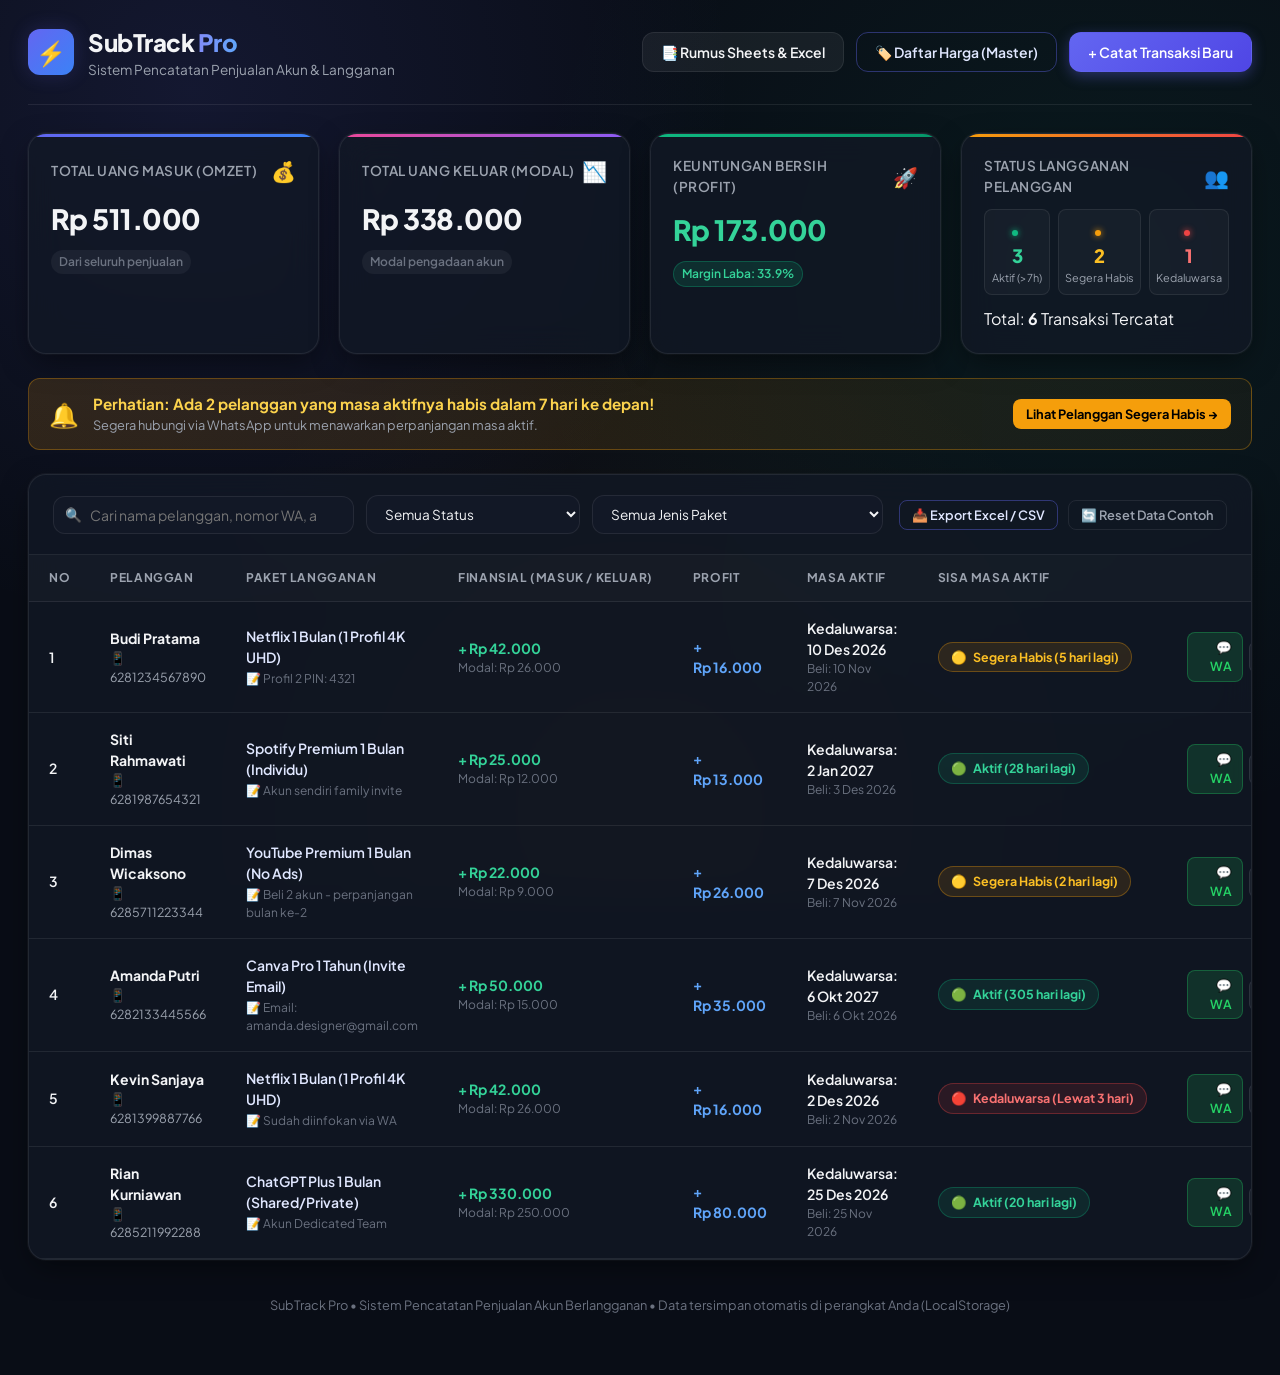
<file: backup_subtrack/index.html>
<!DOCTYPE html>
<html lang="id">
<head>
  <meta charset="UTF-8">
  <meta name="viewport" content="width=device-width, initial-scale=1.0">
  <title>SubTrack Pro | Sistem Pencatatan Penjualan Akun Berlangganan</title>
  <meta name="description" content="Aplikasi pencatatan otomatis penjualan akun berlangganan (Netflix, Spotify, Canva, dll) lengkap dengan kalkulator profit, masa aktif, dan pengingat WhatsApp.">
  <link rel="preconnect" href="https://fonts.googleapis.com">
  <link rel="preconnect" href="https://fonts.gstatic.com" crossorigin>
  <link href="https://fonts.googleapis.com/css2?family=Plus+Jakarta+Sans:wght@400;500;600;700;800&display=swap" rel="stylesheet">
  <link rel="stylesheet" href="css/style.css">
  <link rel="icon" href="data:image/svg+xml,<svg xmlns=%22http://www.w3.org/2000/svg%22 viewBox=%220 0 100 100%22><text y=%22.9em%22 font-size=%2290%22>⚡</text></svg>">
</head>
<body>

  <div class="app-container">
    <!-- ================= HEADER & NAV ================= -->
    <header class="top-nav">
      <div class="brand">
        <div class="brand-icon">⚡</div>
        <div class="brand-text">
          <h1>SubTrack <span class="text-accent">Pro</span></h1>
          <p>Sistem Pencatatan Penjualan Akun & Langganan</p>
        </div>
      </div>

      <div class="nav-quick-actions">
        <button id="btnOpenSheetsGuide" class="btn btn-secondary">
          <span>📑 Rumus Sheets & Excel</span>
        </button>
        <button id="btnOpenManagePackages" class="btn btn-outline">
          <span>🏷️ Daftar Harga (Master)</span>
        </button>
        <button id="btnOpenAddTransaction" class="btn btn-primary">
          <span>+ Catat Transaksi Baru</span>
        </button>
      </div>
    </header>

    <!-- ================= DASHBOARD SUMMARY (METRICS) ================= -->
    <section class="metrics-grid">
      <!-- Total Uang Masuk -->
      <div class="metric-card card-revenue">
        <div class="metric-header">
          <span class="metric-title">Total Uang Masuk (Omzet)</span>
          <div class="metric-icon">💰</div>
        </div>
        <div class="metric-value" id="statGrossRevenue">Rp 0</div>
        <div class="metric-footer">
          <span class="metric-pill pill-subtle">Dari seluruh penjualan</span>
        </div>
      </div>

      <!-- Total Uang Keluar (Modal) -->
      <div class="metric-card card-cost">
        <div class="metric-header">
          <span class="metric-title">Total Uang Keluar (Modal)</span>
          <div class="metric-icon">📉</div>
        </div>
        <div class="metric-value" id="statTotalCost">Rp 0</div>
        <div class="metric-footer">
          <span class="metric-pill pill-subtle">Modal pengadaan akun</span>
        </div>
      </div>

      <!-- Total Keuntungan (Profit Bersih) -->
      <div class="metric-card card-profit">
        <div class="metric-header">
          <span class="metric-title">Keuntungan Bersih (Profit)</span>
          <div class="metric-icon">🚀</div>
        </div>
        <div class="metric-value" id="statNetProfit">Rp 0</div>
        <div class="metric-footer">
          <span class="metric-pill pill-success" id="statProfitMargin">Margin: 0%</span>
        </div>
      </div>

      <!-- Status Operasional Akun -->
      <div class="metric-card card-status">
        <div class="metric-header">
          <span class="metric-title">Status Langganan Pelanggan</span>
          <div class="metric-icon">👥</div>
        </div>
        <div class="status-counters">
          <div class="counter-badge counter-active" title="Sisa masa aktif > 7 hari">
            <span class="dot dot-active"></span>
            <span class="count-num" id="statCountActive">0</span>
            <span class="count-label">Aktif (>7h)</span>
          </div>
          <div class="counter-badge counter-warning" title="Sisa masa aktif 1 - 7 hari">
            <span class="dot dot-warning"></span>
            <span class="count-num" id="statCountWarning">0</span>
            <span class="count-label">Segera Habis</span>
          </div>
          <div class="counter-badge counter-expired" title="Sisa masa aktif <= 0 hari">
            <span class="dot dot-expired"></span>
            <span class="count-num" id="statCountExpired">0</span>
            <span class="count-label">Kedaluwarsa</span>
          </div>
        </div>
        <div class="metric-footer">
          <span class="text-muted text-xs">Total: <strong id="statTotalTrans">0</strong> Transaksi Tercatat</span>
        </div>
      </div>
    </section>

    <!-- ================= NOTIFICATION BANNER JIKA ADA AKUN SEGERA HABIS ================= -->
    <div id="urgentAlertBox" class="urgent-alert" style="display: none;">
      <div class="alert-content">
        <span class="alert-icon">🔔</span>
        <div class="alert-text">
          <strong id="urgentAlertTitle">Ada 0 pelanggan yang langganannya akan habis dalam 7 hari ke depan!</strong>
          <p>Segera hubungi via WhatsApp untuk menawarkan perpanjangan masa aktif.</p>
        </div>
      </div>
      <button class="btn btn-sm btn-warning-solid" id="btnFilterUrgent">
        Lihat Pelanggan Segera Habis &rarr;
      </button>
    </div>

    <!-- ================= MAIN TABLE SECTION ================= -->
    <main class="table-section-card">
      <!-- Toolbar & Controls -->
      <div class="table-toolbar">
        <div class="toolbar-left">
          <div class="search-box">
            <span class="search-icon">🔍</span>
            <input type="text" id="searchInput" placeholder="Cari nama pelanggan, nomor WA, atau paket..." autocomplete="off">
            <button id="btnClearSearch" class="btn-clear" style="display: none;">&times;</button>
          </div>

          <div class="filter-group">
            <label for="statusFilter" class="sr-only">Filter Status</label>
            <select id="statusFilter" class="custom-select">
              <option value="ALL">Semua Status</option>
              <option value="ACTIVE">🟢 Masih Aktif (> 7 hari)</option>
              <option value="WARNING">🟡 Segera Habis (1 - 7 hari)</option>
              <option value="EXPIRED">🔴 Kedaluwarsa (≤ 0 hari)</option>
            </select>
          </div>

          <div class="filter-group">
            <label for="packageFilter" class="sr-only">Filter Paket</label>
            <select id="packageFilter" class="custom-select">
              <option value="ALL">Semua Jenis Paket</option>
            </select>
          </div>
        </div>

        <div class="toolbar-right">
          <button id="btnExportCSV" class="btn btn-outline btn-sm" title="Download data dalam format Excel / CSV">
            <span>📥 Export Excel / CSV</span>
          </button>
          <button id="btnResetSampleData" class="btn btn-subtle btn-sm" title="Muat ulang data contoh">
            <span>🔄 Reset Data Contoh</span>
          </button>
        </div>
      </div>

      <!-- Table Wrapper -->
      <div class="table-responsive">
        <table class="data-table" id="transactionTable">
          <thead>
            <tr>
              <th width="4%">No</th>
              <th width="18%">Pelanggan</th>
              <th width="18%">Paket Langganan</th>
              <th width="14%">Finansial (Masuk / Keluar)</th>
              <th width="10%">Profit</th>
              <th width="14%">Masa Aktif</th>
              <th width="12%">Sisa Masa Aktif</th>
              <th width="10%" class="text-right">Aksi & WA</th>
            </tr>
          </thead>
          <tbody id="transactionTableBody">
            <!-- Rendered by JS -->
          </tbody>
        </table>

        <!-- Empty State -->
        <div id="emptyState" class="empty-state" style="display: none;">
          <div class="empty-icon">📂</div>
          <h3>Tidak ada transaksi yang cocok</h3>
          <p>Coba ubah kata kunci pencarian atau filter yang dipilih.</p>
          <button class="btn btn-outline btn-sm" id="btnResetFilters">Reset Filter</button>
        </div>
      </div>
    </main>

    <!-- Footer Information -->
    <footer class="app-footer">
      <p>SubTrack Pro &bull; Sistem Pencatatan Penjualan Akun Berlangganan &bull; Data tersimpan otomatis di perangkat Anda (LocalStorage)</p>
    </footer>
  </div>

  <!-- ================= MODAL: TAMBAH / EDIT TRANSAKSI ================= -->
  <div class="modal-backdrop" id="modalTransaction" style="display: none;">
    <div class="modal-box">
      <div class="modal-header">
        <h3 id="modalTransactionTitle">Catat Penjualan Akun Baru</h3>
        <button class="modal-close" data-close-modal>&times;</button>
      </div>

      <form id="formTransaction">
        <input type="hidden" id="editTrxId" value="">

        <div class="form-row-2">
          <div class="form-group">
            <label for="inputCustomerName">Nama Pelanggan <span class="req">*</span></label>
            <input type="text" id="inputCustomerName" placeholder="Contoh: Budi Santoso" required>
          </div>

          <div class="form-group">
            <label for="inputCustomerPhone">No. WhatsApp <span class="req">*</span></label>
            <input type="tel" id="inputCustomerPhone" placeholder="Contoh: 08123456789 atau 628..." required>
            <small class="form-hint">Otomatis dihubungkan ke fitur WhatsApp</small>
          </div>
        </div>

        <div class="form-group">
          <label for="inputPackage">Pilih Jenis Paket (Master Data) <span class="req">*</span></label>
          <select id="inputPackage" required>
            <option value="">-- Pilih Paket Langganan --</option>
          </select>
        </div>

        <div class="form-row-3">
          <div class="form-group">
            <label for="inputSellPrice">Harga Jual / Uang Masuk (Rp) <span class="req">*</span></label>
            <input type="number" id="inputSellPrice" min="0" step="500" required>
            <small class="form-hint">Otomatis terisi dari paket</small>
          </div>

          <div class="form-group">
            <label for="inputCostPrice">Uang Keluar / Modal (Rp) <span class="req">*</span></label>
            <input type="number" id="inputCostPrice" min="0" step="500" required>
            <small class="form-hint">Modal pengadaan akun</small>
          </div>

          <div class="form-group">
            <label>Estimasi Profit</label>
            <div class="profit-preview" id="previewProfit">Rp 0</div>
          </div>
        </div>

        <div class="form-row-2">
          <div class="form-group">
            <label for="inputPurchaseDate">Tanggal Pembelian <span class="req">*</span></label>
            <input type="date" id="inputPurchaseDate" required>
          </div>

          <div class="form-group">
            <label for="inputExpireDate">Tanggal Kedaluwarsa (Masa Aktif) <span class="req">*</span></label>
            <input type="date" id="inputExpireDate" required>
            <small class="form-hint" id="expireHelper">Dihitung dari Tanggal Beli + Durasi Paket</small>
          </div>
        </div>

        <div class="form-group">
          <label for="inputNotes">Catatan / Detail Akun (Opsional)</label>
          <input type="text" id="inputNotes" placeholder="Contoh: Akun Profil 3 PIN: 1234, Email: user@gmail.com">
        </div>

        <div class="modal-footer">
          <button type="button" class="btn btn-secondary" data-close-modal>Batal</button>
          <button type="submit" class="btn btn-primary" id="btnSubmitTrx">Simpan Transaksi</button>
        </div>
      </form>
    </div>
  </div>

  <!-- ================= MODAL: KELOLA MASTER DATA PAKET (DAFTAR HARGA) ================= -->
  <div class="modal-backdrop" id="modalPackages" style="display: none;">
    <div class="modal-box modal-lg">
      <div class="modal-header">
        <div>
          <h3>Sheet Daftar Harga (Master Data Paket)</h3>
          <p class="modal-sub">Kelola referensi produk agar saat input transaksi harga & durasi terisi otomatis</p>
        </div>
        <button class="modal-close" data-close-modal>&times;</button>
      </div>

      <div class="package-manager-content">
        <!-- Form Tambah / Edit Paket -->
        <div class="package-form-card">
          <h4 id="packageFormTitle">+ Tambah Paket Baru</h4>
          <form id="formPackage">
            <input type="hidden" id="editPkgId" value="">

            <div class="form-group">
              <label for="pkgName">Nama Jenis Paket <span class="req">*</span></label>
              <input type="text" id="pkgName" placeholder="Contoh: Netflix 1 Bulan (1 Profil)" required>
            </div>

            <div class="form-row-2">
              <div class="form-group">
                <label for="pkgCategory">Kategori</label>
                <input type="text" id="pkgCategory" placeholder="Streaming, Musik, Desain, AI..." required>
              </div>

              <div class="form-group">
                <label for="pkgDuration">Durasi Paket (Hari) <span class="req">*</span></label>
                <input type="number" id="pkgDuration" min="1" max="1000" placeholder="Contoh: 30" required>
              </div>
            </div>

            <div class="form-row-2">
              <div class="form-group">
                <label for="pkgCost">Harga Modal / Uang Keluar (Rp) <span class="req">*</span></label>
                <input type="number" id="pkgCost" min="0" step="500" placeholder="Contoh: 25000" required>
              </div>

              <div class="form-group">
                <label for="pkgSell">Harga Jual / Uang Masuk (Rp) <span class="req">*</span></label>
                <input type="number" id="pkgSell" min="0" step="500" placeholder="Contoh: 40000" required>
              </div>
            </div>

            <div class="form-actions">
              <button type="button" class="btn btn-secondary btn-sm" id="btnCancelPkgEdit" style="display: none;">Batal Edit</button>
              <button type="submit" class="btn btn-primary btn-sm" id="btnSavePkg">Simpan Paket</button>
            </div>
          </form>
        </div>

        <!-- Tabel Daftar Paket Master -->
        <div class="package-list-wrapper">
          <table class="package-table">
            <thead>
              <tr>
                <th>Paket</th>
                <th>Modal</th>
                <th>Jual</th>
                <th>Durasi</th>
                <th>Aksi</th>
              </tr>
            </thead>
            <tbody id="packageTableBody">
              <!-- Rendered by JS -->
            </tbody>
          </table>
        </div>
      </div>

      <div class="modal-footer">
        <button type="button" class="btn btn-secondary" data-close-modal>Tutup</button>
      </div>
    </div>
  </div>

  <!-- ================= MODAL: PANDUAN RUMUS GOOGLE SHEETS & EXCEL ================= -->
  <div class="modal-backdrop" id="modalSheetsGuide" style="display: none;">
    <div class="modal-box modal-lg">
      <div class="modal-header">
        <div>
          <h3>Panduan Rumus Google Sheets & Excel</h3>
          <p class="modal-sub">Rumus dan aturan conditional formatting yang siap Anda salin ke spreadsheet</p>
        </div>
        <button class="modal-close" data-close-modal>&times;</button>
      </div>

      <div class="guide-modal-content">
        <div class="guide-accordion">
          <!-- Item 1 -->
          <div class="guide-card">
            <h4>1. Rumus Tanggal Kedaluwarsa (Masa Aktif)</h4>
            <p>Menghitung tanggal beli ditambah durasi paket dari tabel master harga:</p>
            <pre><code>=I2 + VLOOKUP(E2; Daftar_Harga!$A$2:$D$100; 4; FALSE)</code></pre>
            <span class="guide-note">I2 = Tanggal Pembelian, E2 = Jenis Paket. Kolom 4 pada Daftar_Harga adalah durasi hari.</span>
          </div>

          <!-- Item 2 -->
          <div class="guide-card">
            <h4>2. Rumus Sisa Masa Aktif (Real-time Countdown)</h4>
            <p>Menghitung selisih tanggal kedaluwarsa terhadap hari ini:</p>
            <pre><code>=J2 - TODAY()</code></pre>
            <span class="guide-note">J2 = Kolom Tanggal Kedaluwarsa. Format sel ini sebagai Angka Biasa (General/Number).</span>
          </div>

          <!-- Item 3 -->
          <div class="guide-card">
            <h4>3. Pencarian Harga Jual & Modal Otomatis (VLOOKUP / XLOOKUP)</h4>
            <p><strong>Harga Jual:</strong></p>
            <pre><code>=VLOOKUP(E2; Daftar_Harga!$A$2:$D$100; 3; FALSE)</code></pre>
            <p><strong>Harga Modal:</strong></p>
            <pre><code>=VLOOKUP(E2; Daftar_Harga!$A$2:$D$100; 2; FALSE)</code></pre>
            <p><strong>Profit:</strong> <code>=F2 - G2</code> (Harga Jual dikurang Modal)</p>
          </div>

          <!-- Item 4 -->
          <div class="guide-card">
            <h4>4. Link WhatsApp Otomatis dengan Pesan Ramah</h4>
            <pre><code>=HYPERLINK("https://wa.me/"&C2&"?text=Halo%20kak%20"&ENCODEURL(B2)&",%20terima%20kasih%20telah%20order%20"&ENCODEURL(E2); "💬 Chat WA")</code></pre>
          </div>

          <!-- Item 5 -->
          <div class="guide-card">
            <h4>5. Aturan Pewarnaan Otomatis (Conditional Formatting)</h4>
            <p>Blok Kolom Sisa Hari (K2:K), lalu buat 3 aturan format bersyarat:</p>
            <ul>
              <li>🟢 <strong>Greater than / Lebih besar dari 7</strong> &rarr; Hijau (Masih Aktif)</li>
              <li>🟡 <strong>Is between / Antara 0 dan 7</strong> &rarr; Kuning (Segera Habis / Ingatkan WA)</li>
              <li>🔴 <strong>Less than / Kurang dari 0</strong> &rarr; Merah (Kedaluwarsa / Expired)</li>
            </ul>
          </div>
        </div>
      </div>

      <div class="modal-footer">
        <button type="button" class="btn btn-secondary" data-close-modal>Tutup</button>
      </div>
    </div>
  </div>

  <!-- Scripts -->
  <script src="js/data.js"></script>
  <script src="js/app.js"></script>
</body>
</html>
</file>
<file: css/style.css>
/* ==========================================================================
   SUBTRACK PRO - PHLOX DIGITAL THEME
   Visual Styling inspired by Phlox & Beats Modern E-Commerce
   ========================================================================== */

/* ----------------- CSS RESET & DESIGN TOKENS ----------------- */
:root {
  --color-primary: #f42c37;
  --color-primary-hover: #d81e28;
  --color-primary-light: rgba(244, 44, 55, 0.1);
  --color-black: #141416;
  --color-dark-card: #18191c;
  --color-yellow: #fec62e;
  --color-green: #2dd06f;
  --color-blue: #147eff;
  --color-gray-bg: #f2f4f8;
  --color-gray-card: #f4f5f8;
  --color-gray-light: #f8f9fa;
  --color-gray-border: #e6e8ec;
  --color-text-dark: #1b1c20;
  --color-text-muted: #777e90;
  --color-text-light: #9a9fa5;
  --color-white: #ffffff;

  --font-heading: 'Montserrat', -apple-system, BlinkMacSystemFont, "Segoe UI", Roboto, sans-serif;
  --font-body: 'Inter', -apple-system, BlinkMacSystemFont, "Segoe UI", Roboto, sans-serif;

  --radius-sm: 8px;
  --radius-md: 14px;
  --radius-lg: 20px;
  --radius-xl: 32px;
  --radius-full: 9999px;

  --shadow-sm: 0 4px 12px rgba(0, 0, 0, 0.04);
  --shadow-md: 0 10px 25px rgba(0, 0, 0, 0.08);
  --shadow-lg: 0 20px 40px rgba(0, 0, 0, 0.12);
  --shadow-red: 0 12px 28px rgba(244, 44, 55, 0.35);

  --transition-fast: 0.2s cubic-bezier(0.16, 1, 0.3, 1);
  --transition-normal: 0.35s cubic-bezier(0.16, 1, 0.3, 1);
}

*, *::before, *::after {
  box-sizing: border-box;
  margin: 0;
  padding: 0;
}

html {
  scroll-behavior: smooth;
  font-size: 16px;
}

body {
  font-family: var(--font-body);
  background-color: #ffffff;
  color: var(--color-text-dark);
  line-height: 1.6;
  -webkit-font-smoothing: antialiased;
  -moz-osx-font-smoothing: grayscale;
  overflow-x: hidden;
}

img {
  max-width: 100%;
  height: auto;
  display: block;
}

a {
  color: inherit;
  text-decoration: none;
  transition: color var(--transition-fast);
}

button, input, select, textarea {
  font-family: inherit;
}

button {
  cursor: pointer;
  border: none;
  background: none;
  outline: none;
  transition: all var(--transition-fast);
}

ul {
  list-style: none;
}

.section-container {
  max-width: 1280px;
  margin: 0 auto;
  padding: 0 24px;
}

/* ----------------- BUTTON STYLES ----------------- */
.btn {
  display: inline-flex;
  align-items: center;
  justify-content: center;
  gap: 8px;
  font-weight: 700;
  font-size: 0.92rem;
  letter-spacing: 0.02em;
  padding: 12px 28px;
  border-radius: var(--radius-full);
  transition: all var(--transition-normal);
  text-decoration: none;
  white-space: nowrap;
}

.btn-pill {
  border-radius: var(--radius-full);
}

.btn-sm {
  padding: 8px 18px;
  font-size: 0.82rem;
}

.btn-red {
  background-color: var(--color-primary);
  color: var(--color-white);
  box-shadow: 0 8px 20px rgba(244, 44, 55, 0.28);
}

.btn-red:hover {
  background-color: var(--color-primary-hover);
  transform: translateY(-2px);
  box-shadow: var(--shadow-red);
}

.btn-white {
  background-color: var(--color-white);
  color: var(--color-primary);
  box-shadow: 0 6px 18px rgba(0, 0, 0, 0.08);
}

.btn-white:hover {
  background-color: #f8f9fa;
  transform: translateY(-2px);
  box-shadow: 0 10px 24px rgba(0, 0, 0, 0.12);
}

.btn-outline {
  border: 1.5px solid var(--color-gray-border);
  color: var(--color-text-dark);
  background-color: var(--color-white);
}

.btn-outline:hover {
  border-color: var(--color-primary);
  color: var(--color-primary);
  transform: translateY(-1px);
}

.btn-subtle {
  background-color: var(--color-gray-light);
  color: var(--color-text-muted);
  border: 1px solid var(--color-gray-border);
}

.btn-subtle:hover {
  background-color: #eef0f4;
  color: var(--color-text-dark);
}

.text-white { color: var(--color-white) !important; }
.text-dark { color: var(--color-text-dark) !important; }
.text-green { color: #10b981 !important; }
.text-yellow { color: #d99a07 !important; }
.text-red { color: var(--color-primary) !important; }
.text-blue { color: var(--color-blue) !important; }

/* ==========================================================================
   1. SITE HEADER & NAVIGATION
   ========================================================================== */
.site-header {
  position: sticky;
  top: 0;
  z-index: 100;
  background-color: rgba(255, 255, 255, 0.95);
  backdrop-filter: blur(12px);
  -webkit-backdrop-filter: blur(12px);
  border-bottom: 1px solid rgba(0, 0, 0, 0.05);
}

.header-container {
  max-width: 1280px;
  margin: 0 auto;
  padding: 16px 24px;
  display: flex;
  align-items: center;
  justify-content: space-between;
}

.brand-logo {
  display: flex;
  align-items: center;
  gap: 8px;
  text-decoration: none;
}

.logo-phlox {
  font-family: var(--font-heading);
  font-size: 1.6rem;
  font-weight: 900;
  letter-spacing: 0.12em;
  color: var(--color-primary);
  text-transform: uppercase;
}

.badge-pro {
  background-color: var(--color-black);
  color: var(--color-white);
  font-size: 0.65rem;
  font-weight: 800;
  padding: 3px 8px;
  border-radius: var(--radius-full);
  letter-spacing: 0.05em;
}

.main-nav {
  display: flex;
  align-items: center;
}

.nav-list {
  display: flex;
  align-items: center;
  gap: 32px;
}

.nav-link {
  font-size: 0.92rem;
  font-weight: 500;
  color: var(--color-text-muted);
  position: relative;
  padding: 6px 0;
}

.nav-link:hover,
.nav-link.active {
  color: var(--color-text-dark);
  font-weight: 600;
}

.nav-link.active::after {
  content: '';
  position: absolute;
  bottom: 0;
  left: 0;
  width: 100%;
  height: 2px;
  background-color: var(--color-primary);
  border-radius: var(--radius-full);
}

.header-actions {
  display: flex;
  align-items: center;
  gap: 12px;
}

/* ==========================================================================
   2. HERO SECTION
   ========================================================================== */
.hero-section {
  padding: 24px 24px 35px;
}

.hero-wrapper {
  max-width: 1280px;
  margin: 0 auto;
  background: linear-gradient(135deg, #f0f2f5 0%, #e8ebf0 100%);
  border-radius: var(--radius-xl);
  overflow: hidden;
  position: relative;
  min-height: 520px;
  display: flex;
  align-items: center;
}

.hero-content {
  width: 100%;
  display: grid;
  grid-template-columns: 1.2fr 1.1fr;
  align-items: center;
  padding: 40px 60px 40px 70px;
  position: relative;
  z-index: 2;
}

.hero-text-block {
  position: relative;
  z-index: 3;
}

.hero-subtitle {
  display: block;
  font-family: var(--font-heading);
  font-size: 1.15rem;
  font-weight: 600;
  color: var(--color-text-dark);
  margin-bottom: 6px;
}

.hero-title {
  font-family: var(--font-heading);
  font-size: clamp(3rem, 6vw, 4.8rem);
  font-weight: 900;
  line-height: 1.02;
  letter-spacing: -0.02em;
  color: var(--color-black);
  margin-bottom: 8px;
}

.hero-watermark {
  font-family: var(--font-heading);
  font-size: clamp(4.5rem, 8.5vw, 7.5rem);
  font-weight: 900;
  letter-spacing: 0.02em;
  color: var(--color-white);
  line-height: 0.88;
  margin-left: -4px;
  margin-bottom: 30px;
  user-select: none;
  text-transform: uppercase;
}

.hero-btn-group {
  display: flex;
  align-items: center;
  gap: 16px;
  flex-wrap: wrap;
}

.hero-cta {
  font-size: 0.95rem;
  padding: 15px 36px;
}

.hero-secondary-btn {
  font-size: 0.92rem;
  padding: 14px 28px;
}

.hero-visual {
  position: relative;
  display: flex;
  align-items: center;
  justify-content: center;
}

.hero-img-wrap {
  width: 100%;
  max-width: 480px;
  position: relative;
  animation: floatHeadphone 6s ease-in-out infinite;
}

@keyframes floatHeadphone {
  0%, 100% {
    transform: translateY(0px) rotate(0deg);
  }
  50% {
    transform: translateY(-12px) rotate(1.2deg);
  }
}

.hero-headphone-img {
  width: 100%;
  height: auto;
  object-fit: contain;
  filter: drop-shadow(0 25px 35px rgba(0, 0, 0, 0.15));
}

.hero-description {
  position: absolute;
  bottom: -10px;
  right: 0px;
  max-width: 240px;
  text-align: left;
}

.description-title {
  font-family: var(--font-heading);
  font-size: 0.95rem;
  font-weight: 700;
  color: var(--color-text-dark);
  margin-bottom: 4px;
}

.description-text {
  font-size: 0.82rem;
  color: var(--color-text-muted);
  line-height: 1.5;
}

/* ==========================================================================
   3. BENTO METRICS GRID (6 COLORFUL CARDS)
   ========================================================================== */
.categories-section {
  padding: 20px 0 45px;
}

.section-header-compact {
  margin-bottom: 24px;
}

.section-title-sm {
  font-family: var(--font-heading);
  font-size: 1.6rem;
  font-weight: 800;
  color: var(--color-black);
  margin-bottom: 4px;
}

.section-subtitle-sm {
  font-size: 0.9rem;
  color: var(--color-text-muted);
}

.category-grid {
  display: grid;
  grid-template-columns: repeat(4, 1fr);
  grid-gap: 22px;
}

.cat-card {
  position: relative;
  border-radius: var(--radius-xl);
  min-height: 290px;
  padding: 34px 28px 28px;
  overflow: hidden;
  display: flex;
  flex-direction: column;
  justify-content: flex-end;
  box-shadow: var(--shadow-sm);
  transition: transform var(--transition-normal), box-shadow var(--transition-normal);
}

.cat-card:hover {
  transform: translateY(-5px);
  box-shadow: var(--shadow-lg);
}

.cat-content {
  position: relative;
  z-index: 3;
  max-width: 65%;
}

.cat-subtitle {
  display: block;
  font-size: 0.85rem;
  font-weight: 600;
  margin-bottom: 4px;
}

.cat-title {
  font-family: var(--font-heading);
  font-size: 1.5rem;
  font-weight: 800;
  line-height: 1.1;
  margin-bottom: 4px;
}

.cat-watermark {
  font-family: var(--font-heading);
  font-size: clamp(1.8rem, 2.4vw, 2.2rem);
  font-weight: 900;
  line-height: 1;
  letter-spacing: -0.01em;
  margin-bottom: 16px;
  text-transform: uppercase;
}

.metric-value-display {
  font-family: var(--font-heading);
  font-size: clamp(1.5rem, 2.2vw, 2rem);
  font-weight: 900;
  line-height: 1.1;
  margin-bottom: 10px;
  letter-spacing: -0.02em;
}

.metric-tag {
  display: inline-block;
  font-size: 0.75rem;
  font-weight: 600;
  padding: 4px 10px;
  border-radius: var(--radius-full);
}

.tag-subtle {
  background-color: rgba(255, 255, 255, 0.15);
  color: #c9ccd6;
}

.tag-yellow {
  background-color: rgba(0, 0, 0, 0.08);
  color: #4a3800;
}

.card-brief-desc {
  font-size: 0.82rem;
  color: rgba(255, 255, 255, 0.85);
  margin-bottom: 14px;
  line-height: 1.4;
}

.cat-btn {
  font-size: 0.82rem;
  padding: 9px 22px;
}

.cat-image-wrap {
  position: absolute;
  top: 50%;
  right: 15px;
  transform: translateY(-50%);
  width: 48%;
  max-width: 220px;
  z-index: 2;
  transition: transform var(--transition-normal);
  display: flex;
  align-items: center;
  justify-content: center;
}

.cat-card:hover .cat-image-wrap {
  transform: translateY(-54%) scale(1.05);
}

.cat-img {
  width: 100%;
  height: auto;
  object-fit: contain;
  filter: drop-shadow(0 15px 25px rgba(0, 0, 0, 0.12));
}

/* Card 1: EARPHONE (Dark Charcoal) */
.cat-earphone {
  grid-column: span 1;
  background-color: var(--color-dark-card);
}
.cat-earphone .cat-subtitle { color: #8c8f99; }
.cat-earphone .cat-title { color: var(--color-white); }
.cat-earphone .cat-watermark { color: rgba(255, 255, 255, 0.2); }
.cat-earphone .cat-image-wrap { width: 52%; right: 10px; }

/* Card 2: GADGET (Warm Yellow) */
.cat-gadget {
  grid-column: span 1;
  background-color: var(--color-yellow);
}
.cat-gadget .cat-subtitle { color: rgba(0, 0, 0, 0.6); }
.cat-gadget .cat-title { color: #222; }
.cat-gadget .cat-watermark { color: rgba(255, 255, 255, 0.45); }
.cat-gadget .cat-image-wrap { width: 50%; right: 10px; }

/* Card 3: LAPTOP (Vibrant Crimson Red - Spans 2 Cols) */
.cat-laptop {
  grid-column: span 2;
  background-color: var(--color-primary);
}
.cat-laptop .cat-content { max-width: 52%; }
.cat-laptop .cat-subtitle { color: rgba(255, 255, 255, 0.85); }
.cat-laptop .cat-title { color: var(--color-white); font-size: 1.8rem; }
.cat-laptop .cat-watermark { color: rgba(255, 255, 255, 0.25); font-size: 3rem; }
.cat-laptop .cat-image-wrap { width: 48%; max-width: 300px; right: 20px; }

.metric-pill-row {
  display: flex;
  align-items: center;
  gap: 8px;
  flex-wrap: wrap;
}

.metric-pill-badge {
  background-color: var(--color-white);
  color: var(--color-primary);
  font-weight: 800;
  font-size: 0.82rem;
  padding: 6px 14px;
  border-radius: var(--radius-full);
}

.badge-translucent {
  background-color: rgba(255, 255, 255, 0.2);
  color: var(--color-white);
}

/* Card 4: CONSOLE (Clean Silver Gray - Spans 2 Cols) */
.cat-console {
  grid-column: span 2;
  background-color: var(--color-gray-card);
}
.cat-console .cat-content { max-width: 55%; }
.cat-console .cat-subtitle { color: var(--color-text-muted); }
.cat-console .cat-title { color: var(--color-text-dark); font-size: 1.8rem; }
.cat-console .cat-watermark { color: var(--color-white); font-size: 3rem; }
.cat-console .cat-image-wrap { width: 45%; max-width: 290px; right: 20px; }

.status-counters-row {
  display: flex;
  gap: 10px;
  margin-bottom: 12px;
}

.status-counter-item {
  background-color: var(--color-white);
  padding: 10px 14px;
  border-radius: var(--radius-md);
  box-shadow: 0 2px 8px rgba(0, 0, 0, 0.04);
  display: flex;
  flex-direction: column;
  align-items: center;
  min-width: 80px;
}

.counter-num {
  font-family: var(--font-heading);
  font-size: 1.25rem;
  font-weight: 800;
  line-height: 1;
  margin: 4px 0 2px;
}

.counter-lbl {
  font-size: 0.7rem;
  font-weight: 600;
  color: var(--color-text-muted);
}

.card-footer-info {
  font-size: 0.82rem;
  color: var(--color-text-muted);
}

/* Card 5: OCULUS (Emerald Green) */
.cat-oculus {
  grid-column: span 1;
  background-color: var(--color-green);
}
.cat-oculus .cat-subtitle { color: rgba(255, 255, 255, 0.9); }
.cat-oculus .cat-title { color: var(--color-white); }
.cat-oculus .cat-watermark { color: rgba(255, 255, 255, 0.3); }
.cat-oculus .cat-image-wrap { width: 52%; right: 10px; }

/* Card 6: SPEAKER (Electric Blue) */
.cat-speaker {
  grid-column: span 1;
  background-color: var(--color-blue);
}
.cat-speaker .cat-subtitle { color: rgba(255, 255, 255, 0.9); }
.cat-speaker .cat-title { color: var(--color-white); }
.cat-speaker .cat-watermark { color: rgba(255, 255, 255, 0.25); }
.cat-speaker .cat-image-wrap { width: 48%; right: 15px; }

/* ==========================================================================
   4. FEATURES (THE 4 RED ICONS FROM PHOTO)
   ========================================================================== */
.features-section {
  padding: 30px 0 50px;
}

.features-grid {
  display: grid;
  grid-template-columns: repeat(4, 1fr);
  grid-gap: 24px;
}

.feature-item {
  display: flex;
  align-items: center;
  gap: 16px;
  padding: 16px;
  border-radius: var(--radius-lg);
  transition: transform var(--transition-fast);
}

.feature-item:hover {
  transform: translateY(-3px);
}

.feature-icon-wrap {
  width: 52px;
  height: 52px;
  flex-shrink: 0;
  display: flex;
  align-items: center;
  justify-content: center;
}

.feature-icon {
  width: 42px;
  height: 42px;
  object-fit: contain;
}

.feature-title {
  font-family: var(--font-heading);
  font-size: 0.98rem;
  font-weight: 700;
  color: var(--color-text-dark);
  margin-bottom: 2px;
}

.feature-desc {
  font-size: 0.8rem;
  color: var(--color-text-muted);
}

/* ==========================================================================
   5. URGENT ALERT PROMOTIONAL BANNER ("FINE SMILE" STYLE)
   ========================================================================== */
.promo-banner-section {
  padding: 10px 0 45px;
}

.promo-banner-card {
  background: linear-gradient(135deg, #f42c37 0%, #eb212c 100%);
  border-radius: var(--radius-xl);
  padding: 45px 55px;
  display: grid;
  grid-template-columns: 1fr 1.1fr 1.2fr;
  align-items: center;
  color: var(--color-white);
  position: relative;
  box-shadow: 0 20px 50px rgba(244, 44, 55, 0.28);
}

.promo-left {
  display: flex;
  flex-direction: column;
  z-index: 3;
}

.promo-discount {
  font-size: 0.88rem;
  font-weight: 700;
  letter-spacing: 0.08em;
  opacity: 0.9;
  margin-bottom: 8px;
}

.promo-big-title {
  font-family: var(--font-heading);
  font-size: clamp(2.6rem, 4.2vw, 3.8rem);
  font-weight: 900;
  line-height: 0.95;
  letter-spacing: -0.02em;
  margin-bottom: 10px;
  text-transform: uppercase;
}

.promo-date {
  font-size: 0.88rem;
  font-weight: 500;
  opacity: 0.85;
}

.promo-center {
  display: flex;
  justify-content: center;
  align-items: center;
  position: relative;
  z-index: 2;
}

.promo-headphone-wrap {
  width: 100%;
  max-width: 320px;
  margin-top: -20px;
  margin-bottom: -20px;
  animation: floatBannerHeadphone 5s ease-in-out infinite;
}

@keyframes floatBannerHeadphone {
  0%, 100% { transform: translateY(0px) scale(1); }
  50% { transform: translateY(-8px) scale(1.02); }
}

.promo-headphone-img {
  width: 100%;
  height: auto;
  object-fit: contain;
  filter: drop-shadow(0 20px 30px rgba(0, 0, 0, 0.25));
}

.promo-right {
  display: flex;
  flex-direction: column;
  align-items: flex-start;
  z-index: 3;
  padding-left: 20px;
}

.promo-product-name {
  font-size: 0.92rem;
  font-weight: 600;
  opacity: 0.9;
  margin-bottom: 6px;
}

.promo-sale-heading {
  font-family: var(--font-heading);
  font-size: clamp(1.6rem, 2.8vw, 2.2rem);
  font-weight: 800;
  line-height: 1.2;
  margin-bottom: 12px;
}

.promo-description {
  font-size: 0.88rem;
  line-height: 1.55;
  opacity: 0.88;
  max-width: 360px;
  margin-bottom: 20px;
}

.promo-btn {
  font-size: 0.9rem;
  padding: 12px 32px;
}

/* ==========================================================================
   5.5 SIMULATOR SECTION (CAPITAL & PROFIT SIMULATOR)
   ========================================================================== */
.simulator-section {
  padding: 10px 0 50px;
}

.simulator-card-wrapper {
  background-color: var(--color-white);
  border-radius: var(--radius-xl);
  border: 1px solid var(--color-gray-border);
  box-shadow: var(--shadow-sm);
  padding: 40px;
}

.simulator-header {
  margin-bottom: 30px;
}

.sim-badge {
  display: inline-block;
  background-color: rgba(244, 44, 55, 0.1);
  color: var(--color-primary);
  font-size: 0.78rem;
  font-weight: 800;
  text-transform: uppercase;
  letter-spacing: 0.08em;
  padding: 4px 12px;
  border-radius: var(--radius-full);
  margin-bottom: 8px;
}

.sim-title {
  font-family: var(--font-heading);
  font-size: clamp(1.6rem, 2.5vw, 2.2rem);
  font-weight: 900;
  color: var(--color-black);
  margin-bottom: 6px;
}

.sim-subtitle {
  font-size: 0.92rem;
  color: var(--color-text-muted);
  max-width: 780px;
  line-height: 1.55;
}

.simulator-body-grid {
  display: grid;
  grid-template-columns: 1fr 1.25fr;
  grid-gap: 28px;
  align-items: stretch;
  margin-bottom: 32px;
}

/* Controls Card */
.sim-controls-card {
  background-color: #f8f9fc;
  border: 1px solid var(--color-gray-border);
  border-radius: var(--radius-lg);
  padding: 28px 24px;
  display: flex;
  flex-direction: column;
  justify-content: space-between;
}

.sim-form-group {
  margin-bottom: 18px;
}

.sim-label {
  display: flex;
  justify-content: space-between;
  align-items: center;
  font-size: 0.88rem;
  font-weight: 700;
  color: var(--color-text-dark);
  margin-bottom: 8px;
}

.sim-label-hint {
  font-size: 0.72rem;
  font-weight: 500;
  color: var(--color-text-muted);
}

.sim-input-prefix-wrap {
  position: relative;
  display: flex;
  align-items: center;
}

.sim-prefix {
  position: absolute;
  left: 18px;
  font-family: var(--font-heading);
  font-weight: 800;
  font-size: 1.1rem;
  color: var(--color-primary);
}

.sim-input {
  width: 100%;
  padding: 14px 18px 14px 50px;
  border-radius: var(--radius-full);
  border: 2px solid var(--color-gray-border);
  background-color: var(--color-white);
  font-family: var(--font-heading);
  font-size: 1.25rem;
  font-weight: 800;
  color: var(--color-text-dark);
  outline: none;
  transition: all var(--transition-fast);
}

.sim-input:focus {
  border-color: var(--color-primary);
  box-shadow: 0 0 0 3px rgba(244, 44, 55, 0.15);
}

.sim-presets-group {
  margin-bottom: 20px;
}

.sim-presets-title {
  display: block;
  font-size: 0.8rem;
  font-weight: 600;
  color: var(--color-text-muted);
  margin-bottom: 8px;
}

.sim-preset-chips {
  display: flex;
  flex-wrap: wrap;
  gap: 8px;
}

.preset-chip {
  padding: 6px 14px;
  background-color: var(--color-white);
  border: 1px solid var(--color-gray-border);
  border-radius: var(--radius-full);
  font-size: 0.78rem;
  font-weight: 700;
  color: var(--color-text-dark);
  transition: all var(--transition-fast);
}

.preset-chip:hover {
  border-color: var(--color-primary);
  color: var(--color-primary);
}

.preset-chip.active {
  background-color: var(--color-primary);
  border-color: var(--color-primary);
  color: var(--color-white);
  box-shadow: 0 3px 10px rgba(244, 44, 55, 0.3);
}

.sim-select {
  width: 100%;
  padding: 12px 18px;
  border-radius: var(--radius-full);
  border: 1.5px solid var(--color-gray-border);
  background-color: var(--color-white);
  font-size: 0.88rem;
  font-weight: 600;
  color: var(--color-text-dark);
  outline: none;
  cursor: pointer;
  transition: border-color var(--transition-fast);
}

.sim-select:focus {
  border-color: var(--color-primary);
}

.sim-note-box {
  display: flex;
  align-items: flex-start;
  gap: 10px;
  background-color: rgba(254, 198, 46, 0.15);
  border-left: 3px solid var(--color-yellow);
  padding: 12px 14px;
  border-radius: var(--radius-sm);
  margin-top: 14px;
}

.sim-note-icon {
  font-size: 1.1rem;
  line-height: 1;
}

.sim-note-box p {
  font-size: 0.78rem;
  color: #78350f;
  line-height: 1.45;
}

/* Results Card */
.sim-results-card {
  display: flex;
  flex-direction: column;
  justify-content: space-between;
  gap: 20px;
}

.sim-kpi-grid {
  display: grid;
  grid-template-columns: 1fr 1fr;
  grid-gap: 16px;
  height: 100%;
}

.sim-kpi-item {
  background-color: #fafbfc;
  border: 1px solid var(--color-gray-border);
  border-radius: var(--radius-lg);
  padding: 20px;
  display: flex;
  flex-direction: column;
  justify-content: space-between;
  position: relative;
  overflow: hidden;
  transition: transform var(--transition-fast), box-shadow var(--transition-fast);
}

.sim-kpi-item:hover {
  transform: translateY(-2px);
  box-shadow: var(--shadow-sm);
}

.kpi-subtitle {
  font-size: 0.78rem;
  font-weight: 600;
  color: var(--color-text-muted);
  margin-bottom: 6px;
}

.kpi-value {
  font-family: var(--font-heading);
  font-size: clamp(1.4rem, 2vw, 1.85rem);
  font-weight: 900;
  line-height: 1.1;
  letter-spacing: -0.02em;
  margin-bottom: 12px;
}

.kpi-tag {
  display: inline-block;
  align-self: flex-start;
  font-size: 0.7rem;
  font-weight: 700;
  padding: 3px 8px;
  border-radius: var(--radius-full);
}

.tag-green { background-color: rgba(16, 185, 129, 0.12); color: #059669; }
.tag-red { background-color: rgba(244, 44, 55, 0.12); color: var(--color-primary); }
.tag-yellow { background-color: rgba(254, 198, 46, 0.2); color: #b45309; }
.tag-blue { background-color: rgba(20, 126, 255, 0.12); color: var(--color-blue); }

.kpi-omzet { border-top: 3px solid #10b981; }
.kpi-profit { border-top: 3px solid var(--color-primary); background: linear-gradient(180deg, #fff5f5 0%, #fafbfc 100%); }
.kpi-roi { border-top: 3px solid var(--color-yellow); }
.kpi-units { border-top: 3px solid var(--color-blue); }

/* Capital Usage */
.sim-usage-card {
  background-color: var(--color-white);
  border: 1px solid var(--color-gray-border);
  border-radius: var(--radius-md);
  padding: 16px 20px;
}

.sim-usage-header {
  display: flex;
  justify-content: space-between;
  align-items: center;
  font-size: 0.85rem;
  font-weight: 600;
  margin-bottom: 8px;
}

.sim-progress-track {
  width: 100%;
  height: 8px;
  background-color: var(--color-gray-light);
  border-radius: var(--radius-full);
  overflow: hidden;
}

.sim-progress-bar {
  height: 100%;
  background: linear-gradient(90deg, var(--color-primary) 0%, #ff6b75 100%);
  border-radius: var(--radius-full);
  transition: width var(--transition-normal);
}

/* Breakdown Table */
.sim-breakdown-card {
  border-top: 1px solid var(--color-gray-border);
  padding-top: 28px;
}

.sim-breakdown-title {
  font-family: var(--font-heading);
  font-size: 1.15rem;
  font-weight: 800;
  color: var(--color-black);
  margin-bottom: 16px;
}

.sim-table {
  width: 100%;
  border-collapse: collapse;
  font-size: 0.86rem;
}

.sim-table th {
  background-color: var(--color-gray-light);
  padding: 12px 14px;
  font-family: var(--font-heading);
  font-size: 0.75rem;
  font-weight: 700;
  color: var(--color-text-muted);
  text-transform: uppercase;
  border-bottom: 1px solid var(--color-gray-border);
  text-align: left;
}

.sim-table th:first-child { border-top-left-radius: var(--radius-sm); border-bottom-left-radius: var(--radius-sm); }
.sim-table th:last-child { border-top-right-radius: var(--radius-sm); border-bottom-right-radius: var(--radius-sm); text-align: right; }

.sim-table td {
  padding: 12px 14px;
  border-bottom: 1px solid rgba(0, 0, 0, 0.05);
  vertical-align: middle;
}

.sim-table td:last-child {
  text-align: right;
  font-weight: 800;
  color: var(--color-primary);
}

.sim-table tr:hover td {
  background-color: #fafbfc;
}

@media (max-width: 900px) {
  .simulator-body-grid {
    grid-template-columns: 1fr;
  }
  .sim-kpi-grid {
    grid-template-columns: 1fr;
  }
}

/* ==========================================================================
   6. TABLE SECTION CARD
   ========================================================================== */
.table-section-card {
  padding: 20px 0 80px;
}

.table-card-container {
  background-color: var(--color-white);
  border-radius: var(--radius-xl);
  border: 1px solid var(--color-gray-border);
  box-shadow: var(--shadow-sm);
  padding: 36px 32px;
}

.table-header-box {
  display: flex;
  align-items: center;
  justify-content: space-between;
  margin-bottom: 28px;
  gap: 20px;
  flex-wrap: wrap;
}

.table-main-title {
  font-family: var(--font-heading);
  font-size: 1.6rem;
  font-weight: 800;
  color: var(--color-black);
  margin-bottom: 4px;
}

.table-main-subtitle {
  font-size: 0.88rem;
  color: var(--color-text-muted);
}

.table-header-right {
  display: flex;
  align-items: center;
  gap: 10px;
}

.table-toolbar {
  margin-bottom: 24px;
}

.toolbar-left {
  display: flex;
  align-items: center;
  gap: 14px;
  flex-wrap: wrap;
}

.search-box {
  position: relative;
  display: flex;
  align-items: center;
  background-color: var(--color-gray-light);
  border: 1.5px solid var(--color-gray-border);
  border-radius: var(--radius-full);
  padding: 8px 18px;
  min-width: 320px;
  transition: border-color var(--transition-fast);
}

.search-box:focus-within {
  border-color: var(--color-primary);
  background-color: var(--color-white);
}

.search-icon {
  margin-right: 8px;
  font-size: 0.9rem;
}

.search-box input {
  border: none;
  background: none;
  outline: none;
  width: 100%;
  font-size: 0.9rem;
  color: var(--color-text-dark);
}

.btn-clear {
  color: var(--color-text-muted);
  font-size: 1.2rem;
  line-height: 1;
}

.btn-clear:hover {
  color: var(--color-primary);
}

.custom-select {
  background-color: var(--color-gray-light);
  border: 1.5px solid var(--color-gray-border);
  border-radius: var(--radius-full);
  padding: 10px 18px;
  font-size: 0.88rem;
  font-weight: 600;
  color: var(--color-text-dark);
  outline: none;
  cursor: pointer;
  transition: border-color var(--transition-fast);
}

.custom-select:focus {
  border-color: var(--color-primary);
  background-color: var(--color-white);
}

/* Data Table Styling */
.table-responsive {
  width: 100%;
  overflow-x: auto;
}

.data-table {
  width: 100%;
  border-collapse: separate;
  border-spacing: 0;
}

.data-table th {
  background-color: var(--color-gray-light);
  font-family: var(--font-heading);
  font-size: 0.8rem;
  font-weight: 700;
  text-transform: uppercase;
  letter-spacing: 0.05em;
  color: var(--color-text-muted);
  padding: 14px 16px;
  border-top: 1px solid var(--color-gray-border);
  border-bottom: 1px solid var(--color-gray-border);
  text-align: left;
}

.data-table th:first-child {
  border-top-left-radius: var(--radius-md);
  border-bottom-left-radius: var(--radius-md);
}

.data-table th:last-child {
  border-top-right-radius: var(--radius-md);
  border-bottom-right-radius: var(--radius-md);
}

.data-table td {
  padding: 16px;
  border-bottom: 1px solid rgba(0, 0, 0, 0.04);
  font-size: 0.9rem;
  vertical-align: middle;
}

.data-table tbody tr {
  transition: background-color var(--transition-fast);
}

.data-table tbody tr:hover {
  background-color: #fbfcfd;
}

/* Table Item Custom Renderings */
.cust-name {
  display: block;
  font-weight: 700;
  color: var(--color-text-dark);
}

.cust-phone {
  display: block;
  font-size: 0.8rem;
  color: var(--color-text-muted);
}

.pkg-badge {
  display: inline-block;
  background-color: #f0f2f7;
  color: var(--color-text-dark);
  font-weight: 600;
  font-size: 0.82rem;
  padding: 3px 10px;
  border-radius: var(--radius-sm);
  margin-bottom: 3px;
}

.pkg-notes {
  display: block;
  font-size: 0.78rem;
  color: var(--color-text-muted);
}

.fin-in {
  display: block;
  font-weight: 700;
  color: #10b981;
}

.fin-cost {
  display: block;
  font-size: 0.78rem;
  color: var(--color-text-muted);
}

.profit-text {
  font-weight: 800;
  color: var(--color-primary);
  font-family: var(--font-heading);
}

.date-expire {
  display: block;
  font-weight: 600;
  color: var(--color-text-dark);
}

.date-purchased {
  display: block;
  font-size: 0.78rem;
  color: var(--color-text-muted);
}

/* Status Badges */
.status-pill {
  display: inline-flex;
  align-items: center;
  gap: 6px;
  font-size: 0.78rem;
  font-weight: 700;
  padding: 5px 12px;
  border-radius: var(--radius-full);
}

.badge-active {
  background-color: rgba(16, 185, 129, 0.12);
  color: #059669;
}

.badge-warning {
  background-color: rgba(254, 198, 46, 0.2);
  color: #b45309;
}

.badge-expired {
  background-color: rgba(244, 44, 55, 0.12);
  color: #dc2626;
}

/* Action Buttons */
.action-buttons {
  display: flex;
  align-items: center;
  justify-content: flex-end;
  gap: 6px;
}

.btn-wa {
  display: inline-flex;
  align-items: center;
  gap: 4px;
  background-color: #25d366;
  color: var(--color-white);
  font-size: 0.78rem;
  font-weight: 700;
  padding: 6px 12px;
  border-radius: var(--radius-full);
  box-shadow: 0 2px 6px rgba(37, 211, 102, 0.3);
}

.btn-wa:hover {
  background-color: #20bd5a;
  transform: translateY(-1px);
}

.btn-icon-action {
  width: 32px;
  height: 32px;
  border-radius: var(--radius-full);
  display: flex;
  align-items: center;
  justify-content: center;
  background-color: var(--color-gray-light);
  border: 1px solid var(--color-gray-border);
  font-size: 0.85rem;
  transition: all var(--transition-fast);
}

.btn-icon-action:hover {
  background-color: var(--color-white);
  border-color: var(--color-primary);
  transform: translateY(-1px);
}

.btn-del:hover {
  background-color: #fee2e2;
  border-color: #fca5a5;
}

/* Empty State */
.empty-state {
  text-align: center;
  padding: 50px 20px;
}

.empty-icon {
  font-size: 3rem;
  margin-bottom: 12px;
}

.empty-state h3 {
  font-family: var(--font-heading);
  font-size: 1.2rem;
  font-weight: 700;
  margin-bottom: 6px;
}

.empty-state p {
  font-size: 0.9rem;
  color: var(--color-text-muted);
  margin-bottom: 18px;
}

/* ==========================================================================
   TRANSACTION TOTALS & SUMMARY WIDGET
   ========================================================================== */
.trx-summary-widget {
  background: linear-gradient(135deg, #ffffff 0%, #f9fafc 100%);
  border: 1.5px solid var(--color-gray-border);
  border-radius: var(--radius-lg);
  padding: 22px 24px;
  margin-bottom: 24px;
  box-shadow: 0 4px 16px rgba(0, 0, 0, 0.03);
}

.trx-summary-header {
  display: flex;
  align-items: center;
  justify-content: space-between;
  gap: 16px;
  margin-bottom: 18px;
  flex-wrap: wrap;
}

.trx-summary-title-wrap {
  display: flex;
  flex-direction: column;
  gap: 4px;
}

.trx-summary-badge {
  display: inline-block;
  background-color: rgba(244, 44, 55, 0.1);
  color: var(--color-primary);
  font-size: 0.72rem;
  font-weight: 800;
  text-transform: uppercase;
  letter-spacing: 0.08em;
  padding: 3px 10px;
  border-radius: var(--radius-full);
  width: fit-content;
}

.trx-summary-heading {
  font-family: var(--font-heading);
  font-size: 1.15rem;
  font-weight: 800;
  color: var(--color-black);
}

.trx-summary-filter-pill {
  display: inline-flex;
  align-items: center;
  gap: 8px;
  background-color: var(--color-white);
  border: 1.5px solid var(--color-gray-border);
  border-radius: var(--radius-full);
  padding: 6px 16px;
  font-size: 0.8rem;
  font-weight: 700;
  color: var(--color-text-dark);
  box-shadow: var(--shadow-sm);
}

.pulse-dot {
  width: 8px;
  height: 8px;
  border-radius: 50%;
  background-color: #10b981;
  box-shadow: 0 0 0 0 rgba(16, 185, 129, 0.7);
  animation: pulseGreen 2s infinite;
}

@keyframes pulseGreen {
  0% {
    transform: scale(0.95);
    box-shadow: 0 0 0 0 rgba(16, 185, 129, 0.7);
  }
  70% {
    transform: scale(1);
    box-shadow: 0 0 0 6px rgba(16, 185, 129, 0);
  }
  100% {
    transform: scale(0.95);
    box-shadow: 0 0 0 0 rgba(16, 185, 129, 0);
  }
}

.trx-summary-cards {
  display: grid;
  grid-template-columns: repeat(4, 1fr);
  grid-gap: 16px;
}

.trx-sum-card {
  background-color: var(--color-white);
  border: 1.5px solid var(--color-gray-border);
  border-radius: var(--radius-md);
  padding: 16px 18px;
  display: flex;
  align-items: flex-start;
  gap: 14px;
  transition: all var(--transition-fast);
  position: relative;
  overflow: hidden;
}

.trx-sum-card::after {
  content: '';
  position: absolute;
  top: 0;
  left: 0;
  width: 4px;
  height: 100%;
}

.trx-sum-card.card-revenue::after { background-color: #10b981; }
.trx-sum-card.card-cost::after { background-color: #64748b; }
.trx-sum-card.card-profit::after { background-color: var(--color-primary); }
.trx-sum-card.card-volume::after { background-color: #147eff; }

.trx-sum-card:hover {
  transform: translateY(-2px);
  box-shadow: 0 8px 20px rgba(0, 0, 0, 0.06);
  border-color: rgba(0, 0, 0, 0.12);
}

.trx-sum-icon {
  width: 40px;
  height: 40px;
  border-radius: 12px;
  background-color: var(--color-gray-light);
  display: flex;
  align-items: center;
  justify-content: center;
  font-size: 1.25rem;
  flex-shrink: 0;
}

.card-revenue .trx-sum-icon { background-color: rgba(16, 185, 129, 0.1); }
.card-cost .trx-sum-icon { background-color: rgba(100, 116, 139, 0.1); }
.card-profit .trx-sum-icon { background-color: rgba(244, 44, 55, 0.1); }
.card-volume .trx-sum-icon { background-color: rgba(20, 126, 255, 0.1); }

.trx-sum-body {
  display: flex;
  flex-direction: column;
  min-width: 0;
  flex: 1;
}

.trx-sum-label {
  font-size: 0.76rem;
  font-weight: 700;
  text-transform: uppercase;
  letter-spacing: 0.04em;
  color: var(--color-text-muted);
  margin-bottom: 4px;
}

.trx-sum-value {
  font-family: var(--font-heading);
  font-size: 1.35rem;
  font-weight: 800;
  line-height: 1.2;
  margin-bottom: 4px;
  word-break: break-word;
}

.trx-sum-sub {
  font-size: 0.74rem;
  color: var(--color-text-muted);
}

.trx-sum-badge-row {
  margin-top: 2px;
}

.badge-margin {
  display: inline-block;
  background-color: rgba(244, 44, 55, 0.1);
  color: var(--color-primary);
  font-size: 0.72rem;
  font-weight: 800;
  padding: 2px 8px;
  border-radius: var(--radius-full);
}

/* ==========================================================================
   DATA TABLE FOOTER (TFOOT) STYLING
   ========================================================================== */
.data-table tfoot {
  border-top: 2px solid #e6e8ec;
  background: linear-gradient(180deg, #f8f9fc 0%, #f2f4f8 100%);
}

.tfoot-row td {
  padding: 18px 16px;
  border-bottom: none;
  vertical-align: middle;
}

.tfoot-col-title {
  border-bottom-left-radius: var(--radius-md);
}

.tfoot-col-action {
  border-bottom-right-radius: var(--radius-md);
}

.tfoot-label-wrap {
  display: flex;
  flex-direction: column;
  gap: 2px;
}

.tfoot-chip {
  display: inline-block;
  background-color: var(--color-black);
  color: var(--color-white);
  font-family: var(--font-heading);
  font-size: 0.65rem;
  font-weight: 800;
  letter-spacing: 0.08em;
  padding: 2px 8px;
  border-radius: var(--radius-full);
  width: fit-content;
}

.tfoot-main-title {
  font-family: var(--font-heading);
  font-size: 0.95rem;
  font-weight: 800;
  color: var(--color-black);
}

.tfoot-sub-count {
  font-size: 0.76rem;
  color: var(--color-text-muted);
  font-weight: 600;
}

.tfoot-fin-wrap, .tfoot-profit-wrap, .tfoot-status-box {
  display: flex;
  flex-direction: column;
  gap: 2px;
}

.tfoot-label-sub {
  font-size: 0.7rem;
  font-weight: 700;
  color: var(--color-text-muted);
  text-transform: uppercase;
}

.tfoot-val-revenue {
  font-family: var(--font-heading);
  font-size: 1.05rem;
  font-weight: 800;
  color: #10b981;
}

.tfoot-val-cost {
  font-size: 0.76rem;
  color: var(--color-text-muted);
  font-weight: 600;
}

.tfoot-val-profit {
  font-family: var(--font-heading);
  font-size: 1.05rem;
  font-weight: 900;
  color: var(--color-primary);
}

.tfoot-val-margin {
  font-size: 0.74rem;
  font-weight: 700;
  color: var(--color-primary);
}

.tfoot-status-pills {
  display: flex;
  align-items: center;
  gap: 6px;
  flex-wrap: wrap;
}

.status-mini-pill {
  font-size: 0.72rem;
  font-weight: 700;
  padding: 2px 8px;
  border-radius: var(--radius-full);
  background-color: var(--color-white);
  border: 1px solid var(--color-gray-border);
}

.btn-tfoot-top {
  display: inline-flex;
  align-items: center;
  gap: 4px;
  background-color: var(--color-white);
  border: 1.5px solid var(--color-gray-border);
  padding: 6px 14px;
  border-radius: var(--radius-full);
  font-size: 0.78rem;
  font-weight: 700;
  color: var(--color-text-dark);
  transition: all var(--transition-fast);
}

.btn-tfoot-top:hover {
  border-color: var(--color-primary);
  color: var(--color-primary);
  transform: translateY(-1px);
}

/* Row-level Total Penjualan & Qty styling */
.qty-badge {
  display: inline-block;
  background-color: #fee2e2;
  color: #dc2626;
  font-size: 0.74rem;
  font-weight: 800;
  padding: 2px 8px;
  border-radius: var(--radius-full);
  margin-left: 4px;
  vertical-align: middle;
}

.fin-cell {
  display: flex;
  flex-direction: column;
}

.fin-total-sell {
  display: block;
  font-weight: 800;
  color: #10b981;
  font-family: var(--font-heading);
  font-size: 0.95rem;
}

.fin-unit-detail {
  display: block;
  font-size: 0.74rem;
  color: var(--color-text-muted);
}

.profit-cell {
  display: flex;
  flex-direction: column;
}

.profit-sub-pct {
  font-size: 0.72rem;
  font-weight: 700;
  color: var(--color-primary);
}

/* ==========================================================================
   FORM QTY & TOTAL PENJUALAN MODAL STYLES
   ========================================================================== */
.form-row-qty-pricing {
  display: grid;
  grid-template-columns: 140px 1fr 1fr;
  grid-gap: 16px;
  align-items: flex-start;
}

.qty-stepper-wrap {
  display: flex;
  align-items: center;
  background-color: var(--color-gray-light);
  border: 1.5px solid var(--color-gray-border);
  border-radius: var(--radius-full);
  padding: 3px;
  overflow: hidden;
}

.btn-qty-step {
  width: 36px;
  height: 36px;
  border-radius: 50%;
  background-color: var(--color-white);
  border: 1px solid var(--color-gray-border);
  color: var(--color-text-dark);
  font-size: 1.2rem;
  font-weight: 800;
  display: flex;
  align-items: center;
  justify-content: center;
  cursor: pointer;
  flex-shrink: 0;
  transition: all var(--transition-fast);
}

.btn-qty-step:hover {
  background-color: var(--color-primary);
  color: var(--color-white);
  border-color: var(--color-primary);
}

.qty-stepper-wrap input {
  width: 100%;
  border: none !important;
  background: none !important;
  text-align: center;
  font-family: var(--font-heading);
  font-size: 1.1rem;
  font-weight: 800;
  color: var(--color-text-dark);
  padding: 4px 6px !important;
  -moz-appearance: textfield;
}

.qty-stepper-wrap input::-webkit-outer-spin-button,
.qty-stepper-wrap input::-webkit-inner-spin-button {
  -webkit-appearance: none;
  margin: 0;
}

.trx-form-total-card {
  display: grid;
  grid-template-columns: 1fr 1fr 1fr;
  grid-gap: 12px;
  background: linear-gradient(135deg, #fbfcfe 0%, #f4f6fa 100%);
  border: 1.5px solid var(--color-gray-border);
  border-radius: var(--radius-md);
  padding: 14px 18px;
  margin: 18px 0;
}

.trx-form-total-item {
  display: flex;
  flex-direction: column;
}

.trx-form-total-item .lbl {
  font-size: 0.72rem;
  font-weight: 700;
  text-transform: uppercase;
  color: var(--color-text-muted);
  margin-bottom: 2px;
}

.trx-form-total-item .val {
  font-family: var(--font-heading);
  font-size: 1.1rem;
  font-weight: 800;
  line-height: 1.2;
}

.trx-form-total-item .sub {
  font-size: 0.72rem;
  color: var(--color-text-muted);
  margin-top: 2px;
}

.trx-form-total-item.highlight {
  border-left: 2px solid rgba(244, 44, 55, 0.2);
  padding-left: 12px;
}

/* ==========================================================================
   7. MODALS
   ========================================================================== */
.modal-backdrop {
  position: fixed;
  inset: 0;
  background-color: rgba(20, 20, 22, 0.55);
  backdrop-filter: blur(8px);
  -webkit-backdrop-filter: blur(8px);
  z-index: 1000;
  display: flex;
  align-items: center;
  justify-content: center;
  padding: 20px;
}

.modal-box {
  background-color: var(--color-white);
  border-radius: var(--radius-xl);
  max-width: 620px;
  width: 100%;
  max-height: 90vh;
  overflow-y: auto;
  box-shadow: var(--shadow-lg);
  padding: 36px;
  position: relative;
  animation: modalPop 0.25s cubic-bezier(0.16, 1, 0.3, 1);
}

.modal-box.modal-lg {
  max-width: 820px;
}

@keyframes modalPop {
  from { opacity: 0; transform: scale(0.95) translateY(10px); }
  to { opacity: 1; transform: scale(1) translateY(0); }
}

.modal-header {
  display: flex;
  align-items: flex-start;
  justify-content: space-between;
  margin-bottom: 24px;
}

.modal-header h3 {
  font-family: var(--font-heading);
  font-size: 1.45rem;
  font-weight: 800;
}

.modal-sub {
  font-size: 0.85rem;
  color: var(--color-text-muted);
  margin-top: 2px;
}

.modal-close {
  font-size: 1.8rem;
  line-height: 1;
  color: var(--color-text-muted);
  cursor: pointer;
}

.modal-close:hover {
  color: var(--color-primary);
}

.form-group {
  margin-bottom: 18px;
}

.form-group label {
  display: block;
  font-size: 0.85rem;
  font-weight: 700;
  margin-bottom: 6px;
  color: var(--color-text-dark);
}

.form-group input,
.form-group select {
  width: 100%;
  padding: 12px 18px;
  border-radius: var(--radius-full);
  border: 1.5px solid var(--color-gray-border);
  background-color: var(--color-gray-light);
  outline: none;
  font-size: 0.9rem;
  transition: border-color var(--transition-fast), background-color var(--transition-fast);
}

.form-group input:focus,
.form-group select:focus {
  border-color: var(--color-primary);
  background-color: var(--color-white);
}

.form-hint {
  display: block;
  font-size: 0.75rem;
  color: var(--color-text-muted);
  margin-top: 4px;
}

.form-row-2 {
  display: grid;
  grid-template-columns: 1fr 1fr;
  grid-gap: 16px;
}

.form-row-3 {
  display: grid;
  grid-template-columns: 1fr 1fr 1fr;
  grid-gap: 16px;
}

.profit-preview {
  padding: 12px 18px;
  background-color: rgba(244, 44, 55, 0.08);
  border-radius: var(--radius-full);
  font-family: var(--font-heading);
  font-weight: 800;
  color: var(--color-primary);
  font-size: 0.95rem;
  text-align: center;
}

.modal-footer {
  display: flex;
  align-items: center;
  justify-content: flex-end;
  gap: 12px;
  margin-top: 28px;
  padding-top: 20px;
  border-top: 1px solid var(--color-gray-border);
}

/* Package Manager */
.package-manager-content {
  display: grid;
  grid-template-columns: 1fr 1fr;
  grid-gap: 24px;
}

.package-form-card {
  background-color: var(--color-gray-light);
  padding: 24px;
  border-radius: var(--radius-lg);
  border: 1px solid var(--color-gray-border);
}

.package-form-card h4 {
  font-family: var(--font-heading);
  font-size: 1.1rem;
  font-weight: 700;
  margin-bottom: 16px;
}

.package-list-wrapper {
  overflow-y: auto;
  max-height: 460px;
}

.package-table {
  width: 100%;
  border-collapse: collapse;
  font-size: 0.85rem;
}

.package-table th {
  background-color: #f0f2f5;
  padding: 10px;
  text-align: left;
  font-weight: 700;
  border-bottom: 1px solid var(--color-gray-border);
}

.package-table td {
  padding: 10px;
  border-bottom: 1px solid var(--color-gray-border);
}

/* Guide Modal */
.guide-card {
  background-color: var(--color-gray-light);
  padding: 20px;
  border-radius: var(--radius-md);
  margin-bottom: 16px;
  border: 1px solid var(--color-gray-border);
}

.guide-card h4 {
  font-family: var(--font-heading);
  font-size: 1rem;
  font-weight: 700;
  margin-bottom: 8px;
}

.guide-card pre {
  background-color: var(--color-black);
  color: #38ef7d;
  padding: 12px 16px;
  border-radius: var(--radius-sm);
  font-size: 0.85rem;
  overflow-x: auto;
  margin: 10px 0;
}

.guide-note {
  font-size: 0.78rem;
  color: var(--color-text-muted);
}

/* ==========================================================================
   8. FOOTER
   ========================================================================== */
.app-footer {
  border-top: 1px solid var(--color-gray-border);
  padding: 30px 0;
  background-color: #ffffff;
}

.footer-bottom-row {
  display: flex;
  align-items: center;
  justify-content: space-between;
  font-size: 0.85rem;
  color: var(--color-text-dark);
}

.footer-muted {
  color: var(--color-text-muted);
}

/* ==========================================================================
   9. RESPONSIVE BREAKPOINTS
   ========================================================================== */
@media (max-width: 1100px) {
  .hero-content {
    grid-template-columns: 1fr;
    padding: 35px;
    gap: 25px;
  }
  .hero-description {
    position: static;
    max-width: 100%;
    margin-top: 15px;
  }
  .category-grid {
    grid-template-columns: repeat(2, 1fr);
  }
  .cat-laptop, .cat-console {
    grid-column: span 2;
  }
  .features-grid {
    grid-template-columns: repeat(2, 1fr);
  }
  .promo-banner-card {
    grid-template-columns: 1fr;
    text-align: center;
    gap: 25px;
  }
  .promo-right {
    align-items: center;
    padding-left: 0;
  }
  .package-manager-content {
    grid-template-columns: 1fr;
  }
  .trx-summary-cards {
    grid-template-columns: repeat(2, 1fr);
  }
}

@media (max-width: 768px) {
  .main-nav { display: none; }
  .header-actions {
    flex-wrap: wrap;
    gap: 8px;
  }
  .category-grid {
    grid-template-columns: 1fr;
  }
  .cat-card, .cat-laptop, .cat-console {
    grid-column: span 1;
    min-height: 250px;
  }
  .features-grid {
    grid-template-columns: 1fr;
  }
  .form-row-2, .form-row-3 {
    grid-template-columns: 1fr;
  }
  .form-row-qty-pricing {
    grid-template-columns: 1fr;
  }
  .trx-summary-cards {
    grid-template-columns: 1fr;
  }
  .trx-form-total-card {
    grid-template-columns: 1fr;
    gap: 12px;
  }
  .trx-form-total-item.highlight {
    border-left: none;
    border-top: 2px solid rgba(244, 44, 55, 0.2);
    padding-left: 0;
    padding-top: 8px;
  }
  .footer-bottom-row {
    flex-direction: column;
    gap: 8px;
    text-align: center;
  }
}
</file>
<file: backup_subtrack/css/style.css>
/* ==========================================================================
   SubTrack Pro - Premium Dark Glassmorphism Design System
   ========================================================================== */

:root {
  /* Color Palette */
  --bg-dark: #090D16;
  --bg-card: rgba(18, 24, 38, 0.75);
  --bg-card-hover: rgba(28, 38, 58, 0.85);
  --bg-input: #121826;
  --border-subtle: rgba(255, 255, 255, 0.08);
  --border-bright: rgba(255, 255, 255, 0.16);

  /* Brand Accents */
  --primary: #6366F1;
  --primary-hover: #4F46E5;
  --primary-glow: rgba(99, 102, 241, 0.25);
  --accent-gold: #F59E0B;
  
  /* Status Colors */
  --color-active: #10B981;
  --bg-active: rgba(16, 185, 129, 0.12);
  --border-active: rgba(16, 185, 129, 0.28);

  --color-warning: #F59E0B;
  --bg-warning: rgba(245, 158, 11, 0.12);
  --border-warning: rgba(245, 158, 11, 0.32);

  --color-expired: #EF4444;
  --bg-expired: rgba(239, 68, 68, 0.12);
  --border-expired: rgba(239, 68, 68, 0.32);

  /* Typography */
  --text-main: #F3F4F6;
  --text-muted: #9CA3AF;
  --text-dim: #6B7280;
  
  /* Shadows & Radius */
  --radius-sm: 8px;
  --radius-md: 12px;
  --radius-lg: 18px;
  --radius-full: 9999px;
  --shadow-card: 0 10px 30px -5px rgba(0, 0, 0, 0.5), 0 0 1px 1px rgba(255, 255, 255, 0.05);
  --shadow-glow: 0 0 20px rgba(99, 102, 241, 0.2);
}

/* Base Reset */
*, *::before, *::after {
  box-sizing: border-box;
  margin: 0;
  padding: 0;
}

body {
  font-family: 'Plus Jakarta Sans', -apple-system, BlinkMacSystemFont, 'Segoe UI', Roboto, sans-serif;
  background-color: var(--bg-dark);
  color: var(--text-main);
  line-height: 1.5;
  min-height: 100vh;
  background-image: 
    radial-gradient(circle at 15% 10%, rgba(99, 102, 241, 0.12) 0%, transparent 40%),
    radial-gradient(circle at 85% 30%, rgba(16, 185, 129, 0.08) 0%, transparent 45%),
    radial-gradient(circle at 50% 90%, rgba(245, 158, 11, 0.06) 0%, transparent 50%);
  background-attachment: fixed;
  -webkit-font-smoothing: antialiased;
}

/* App Container */
.app-container {
  max-width: 1440px;
  margin: 0 auto;
  padding: 24px 28px 60px;
}

/* ==========================================================================
   Header & Navigation
   ========================================================================== */
.top-nav {
  display: flex;
  justify-content: space-between;
  align-items: center;
  padding-bottom: 24px;
  border-bottom: 1px solid var(--border-subtle);
  margin-bottom: 28px;
  flex-wrap: wrap;
  gap: 16px;
}

.brand {
  display: flex;
  align-items: center;
  gap: 14px;
}

.brand-icon {
  width: 46px;
  height: 46px;
  border-radius: var(--radius-md);
  background: linear-gradient(135deg, #6366F1, #3B82F6);
  display: flex;
  align-items: center;
  justify-content: center;
  font-size: 24px;
  box-shadow: var(--shadow-glow);
}

.brand-text h1 {
  font-size: 1.5rem;
  font-weight: 800;
  letter-spacing: -0.02em;
}

.brand-text p {
  font-size: 0.85rem;
  color: var(--text-muted);
}

.text-accent {
  background: linear-gradient(90deg, #818CF8, #60A5FA);
  -webkit-background-clip: text;
  -webkit-text-fill-color: transparent;
}

.nav-quick-actions {
  display: flex;
  align-items: center;
  gap: 12px;
  flex-wrap: wrap;
}

/* ==========================================================================
   Buttons
   ========================================================================== */
.btn {
  display: inline-flex;
  align-items: center;
  justify-content: center;
  gap: 8px;
  font-family: inherit;
  font-size: 0.875rem;
  font-weight: 600;
  padding: 10px 18px;
  border-radius: var(--radius-md);
  cursor: pointer;
  border: 1px solid transparent;
  transition: all 0.2s cubic-bezier(0.4, 0, 0.2, 1);
  text-decoration: none;
}

.btn-primary {
  background: linear-gradient(135deg, #6366F1, #4F46E5);
  color: #FFFFFF;
  box-shadow: 0 4px 14px rgba(99, 102, 241, 0.35);
}

.btn-primary:hover {
  background: linear-gradient(135deg, #4F46E5, #4338CA);
  transform: translateY(-1px);
  box-shadow: 0 6px 18px rgba(99, 102, 241, 0.45);
}

.btn-secondary {
  background: rgba(255, 255, 255, 0.06);
  color: var(--text-main);
  border-color: var(--border-subtle);
}

.btn-secondary:hover {
  background: rgba(255, 255, 255, 0.1);
  border-color: var(--border-bright);
}

.btn-outline {
  background: transparent;
  color: #E0E7FF;
  border-color: rgba(99, 102, 241, 0.4);
}

.btn-outline:hover {
  background: rgba(99, 102, 241, 0.12);
  border-color: #6366F1;
}

.btn-subtle {
  background: transparent;
  color: var(--text-muted);
  border: 1px solid var(--border-subtle);
}

.btn-subtle:hover {
  color: var(--text-main);
  background: rgba(255, 255, 255, 0.05);
}

.btn-sm {
  padding: 6px 12px;
  font-size: 0.8rem;
  border-radius: var(--radius-sm);
}

.btn-warning-solid {
  background: #F59E0B;
  color: #000;
  font-weight: 700;
}

.btn-warning-solid:hover {
  background: #D97706;
}

/* WhatsApp action button */
.btn-wa {
  background: rgba(37, 211, 102, 0.15);
  color: #25D366;
  border: 1px solid rgba(37, 211, 102, 0.3);
  padding: 5px 10px;
  border-radius: var(--radius-sm);
  font-size: 0.78rem;
  font-weight: 600;
  display: inline-flex;
  align-items: center;
  gap: 5px;
  cursor: pointer;
  transition: all 0.2s;
  text-decoration: none;
}

.btn-wa:hover {
  background: #25D366;
  color: #0B0F19;
  border-color: #25D366;
  transform: translateY(-1px);
}

/* Action Icon Buttons */
.btn-icon-action {
  width: 30px;
  height: 30px;
  border-radius: 6px;
  background: rgba(255, 255, 255, 0.05);
  border: 1px solid var(--border-subtle);
  color: var(--text-muted);
  display: inline-flex;
  align-items: center;
  justify-content: center;
  cursor: pointer;
  transition: all 0.2s;
  font-size: 0.85rem;
}

.btn-icon-action:hover {
  color: var(--text-main);
  background: rgba(255, 255, 255, 0.12);
  border-color: var(--border-bright);
}

.btn-icon-action.btn-del:hover {
  background: rgba(239, 68, 68, 0.2);
  border-color: var(--color-expired);
  color: #F87171;
}

.btn-icon-action.btn-renew:hover {
  background: rgba(16, 185, 129, 0.2);
  border-color: var(--color-active);
  color: #34D399;
}

/* ==========================================================================
   Metrics Grid (KPI Cards)
   ========================================================================== */
.metrics-grid {
  display: grid;
  grid-template-columns: repeat(auto-fit, minmax(260px, 1fr));
  gap: 20px;
  margin-bottom: 24px;
}

.metric-card {
  background: var(--bg-card);
  backdrop-filter: blur(16px);
  border: 1px solid var(--border-subtle);
  border-radius: var(--radius-lg);
  padding: 22px;
  box-shadow: var(--shadow-card);
  transition: transform 0.2s, border-color 0.2s;
  position: relative;
  overflow: hidden;
}

.metric-card:hover {
  transform: translateY(-2px);
  border-color: var(--border-bright);
}

.card-revenue::before {
  content: '';
  position: absolute;
  top: 0;
  left: 0;
  width: 100%;
  height: 3px;
  background: linear-gradient(90deg, #6366F1, #3B82F6);
}

.card-cost::before {
  content: '';
  position: absolute;
  top: 0;
  left: 0;
  width: 100%;
  height: 3px;
  background: linear-gradient(90deg, #EC4899, #8B5CF6);
}

.card-profit::before {
  content: '';
  position: absolute;
  top: 0;
  left: 0;
  width: 100%;
  height: 3px;
  background: linear-gradient(90deg, #10B981, #059669);
}

.card-status::before {
  content: '';
  position: absolute;
  top: 0;
  left: 0;
  width: 100%;
  height: 3px;
  background: linear-gradient(90deg, #F59E0B, #EF4444);
}

.metric-header {
  display: flex;
  justify-content: space-between;
  align-items: center;
  margin-bottom: 12px;
}

.metric-title {
  font-size: 0.85rem;
  font-weight: 600;
  color: var(--text-muted);
  text-transform: uppercase;
  letter-spacing: 0.04em;
}

.metric-icon {
  font-size: 1.25rem;
}

.metric-value {
  font-size: 1.75rem;
  font-weight: 800;
  letter-spacing: -0.02em;
  margin-bottom: 10px;
}

.card-profit .metric-value {
  color: #34D399;
}

.metric-footer {
  display: flex;
  align-items: center;
  justify-content: space-between;
}

.metric-pill {
  font-size: 0.75rem;
  font-weight: 600;
  padding: 3px 8px;
  border-radius: var(--radius-full);
}

.pill-subtle {
  background: rgba(255, 255, 255, 0.05);
  color: var(--text-dim);
}

.pill-success {
  background: rgba(16, 185, 129, 0.15);
  color: #34D399;
  border: 1px solid rgba(16, 185, 129, 0.3);
}

/* Operational Status Counters */
.status-counters {
  display: flex;
  gap: 8px;
  margin-bottom: 12px;
}

.counter-badge {
  flex: 1;
  background: rgba(255, 255, 255, 0.03);
  border: 1px solid var(--border-subtle);
  border-radius: var(--radius-sm);
  padding: 8px 6px;
  text-align: center;
  cursor: pointer;
  transition: all 0.2s;
}

.counter-badge:hover {
  background: rgba(255, 255, 255, 0.08);
  border-color: var(--border-bright);
}

.counter-badge .count-num {
  display: block;
  font-size: 1.15rem;
  font-weight: 800;
}

.counter-badge .count-label {
  display: block;
  font-size: 0.68rem;
  color: var(--text-muted);
  white-space: nowrap;
}

.counter-active .count-num { color: #34D399; }
.counter-warning .count-num { color: #FBBF24; }
.counter-expired .count-num { color: #F87171; }

.dot {
  display: inline-block;
  width: 6px;
  height: 6px;
  border-radius: 50%;
  margin-right: 4px;
}
.dot-active { background-color: var(--color-active); box-shadow: 0 0 6px var(--color-active); }
.dot-warning { background-color: var(--color-warning); box-shadow: 0 0 6px var(--color-warning); }
.dot-expired { background-color: var(--color-expired); box-shadow: 0 0 6px var(--color-expired); }

/* ==========================================================================
   Urgent Notification Banner
   ========================================================================== */
.urgent-alert {
  background: linear-gradient(90deg, rgba(245, 158, 11, 0.15), rgba(245, 158, 11, 0.05));
  border: 1px solid var(--border-warning);
  border-radius: var(--radius-md);
  padding: 14px 20px;
  display: flex;
  align-items: center;
  justify-content: space-between;
  margin-bottom: 24px;
  gap: 16px;
  animation: pulseGlow 3s infinite ease-in-out;
}

@keyframes pulseGlow {
  0%, 100% { border-color: rgba(245, 158, 11, 0.35); }
  50% { border-color: rgba(245, 158, 11, 0.7); box-shadow: 0 0 15px rgba(245, 158, 11, 0.2); }
}

.alert-content {
  display: flex;
  align-items: center;
  gap: 14px;
}

.alert-icon {
  font-size: 1.5rem;
}

.alert-text strong {
  display: block;
  font-size: 0.95rem;
  color: #FCD34D;
}

.alert-text p {
  font-size: 0.8rem;
  color: var(--text-muted);
}

/* ==========================================================================
   Table Section & Toolbar
   ========================================================================== */
.table-section-card {
  background: var(--bg-card);
  backdrop-filter: blur(16px);
  border: 1px solid var(--border-subtle);
  border-radius: var(--radius-lg);
  box-shadow: var(--shadow-card);
  overflow: hidden;
}

.table-toolbar {
  padding: 20px 24px;
  display: flex;
  justify-content: space-between;
  align-items: center;
  border-bottom: 1px solid var(--border-subtle);
  flex-wrap: wrap;
  gap: 16px;
}

.toolbar-left {
  display: flex;
  align-items: center;
  gap: 12px;
  flex: 1;
  flex-wrap: wrap;
}

.toolbar-right {
  display: flex;
  align-items: center;
  gap: 10px;
}

/* Search Box */
.search-box {
  position: relative;
  min-width: 280px;
  flex: 1;
}

.search-icon {
  position: absolute;
  left: 12px;
  top: 50%;
  transform: translateY(-50%);
  font-size: 0.85rem;
  color: var(--text-dim);
}

.search-box input {
  width: 100%;
  background: var(--bg-input);
  border: 1px solid var(--border-subtle);
  border-radius: var(--radius-md);
  padding: 9px 36px 9px 36px;
  color: var(--text-main);
  font-family: inherit;
  font-size: 0.875rem;
  transition: all 0.2s;
}

.search-box input:focus {
  outline: none;
  border-color: var(--primary);
  box-shadow: 0 0 0 3px var(--primary-glow);
}

.btn-clear {
  position: absolute;
  right: 12px;
  top: 50%;
  transform: translateY(-50%);
  background: transparent;
  border: none;
  color: var(--text-muted);
  cursor: pointer;
  font-size: 1.1rem;
}

/* Select Dropdown */
.custom-select {
  background: var(--bg-input);
  border: 1px solid var(--border-subtle);
  border-radius: var(--radius-md);
  padding: 9px 14px;
  color: var(--text-main);
  font-family: inherit;
  font-size: 0.85rem;
  cursor: pointer;
  transition: border-color 0.2s;
}

.custom-select:focus {
  outline: none;
  border-color: var(--primary);
}

/* ==========================================================================
   Data Table
   ========================================================================== */
.table-responsive {
  width: 100%;
  overflow-x: auto;
}

.data-table {
  width: 100%;
  border-collapse: collapse;
  text-align: left;
  font-size: 0.875rem;
}

.data-table thead {
  background: rgba(255, 255, 255, 0.02);
  border-bottom: 1px solid var(--border-subtle);
}

.data-table th {
  padding: 14px 20px;
  font-size: 0.75rem;
  font-weight: 700;
  text-transform: uppercase;
  letter-spacing: 0.05em;
  color: var(--text-muted);
  white-space: nowrap;
}

.data-table td {
  padding: 16px 20px;
  border-bottom: 1px solid var(--border-subtle);
  vertical-align: middle;
}

.data-table tbody tr {
  transition: background-color 0.15s ease;
}

.data-table tbody tr:hover {
  background-color: var(--bg-card-hover);
}

/* Customer Cell */
.cust-name {
  font-weight: 700;
  color: var(--text-main);
  display: block;
}

.cust-phone {
  font-size: 0.78rem;
  color: var(--text-muted);
  display: block;
}

/* Package Cell */
.pkg-badge {
  font-weight: 600;
  color: #E0E7FF;
  display: block;
}

.pkg-notes {
  font-size: 0.75rem;
  color: var(--text-dim);
  display: block;
  margin-top: 2px;
}

/* Financial Cell */
.fin-in {
  color: #34D399;
  font-weight: 700;
  display: block;
}

.fin-cost {
  color: var(--text-dim);
  font-size: 0.75rem;
  display: block;
}

.profit-text {
  font-weight: 700;
  color: #60A5FA;
}

/* Date Cell */
.date-expire {
  font-weight: 600;
  color: var(--text-main);
  display: block;
}

.date-purchased {
  font-size: 0.75rem;
  color: var(--text-dim);
  display: block;
}

/* Status Badges */
.status-pill {
  display: inline-flex;
  align-items: center;
  gap: 6px;
  padding: 5px 12px;
  border-radius: var(--radius-full);
  font-size: 0.78rem;
  font-weight: 700;
  white-space: nowrap;
}

.badge-active {
  background: var(--bg-active);
  color: #34D399;
  border: 1px solid var(--border-active);
}

.badge-warning {
  background: var(--bg-warning);
  color: #FBBF24;
  border: 1px solid var(--border-warning);
}

.badge-expired {
  background: var(--bg-expired);
  color: #F87171;
  border: 1px solid var(--border-expired);
}

.action-buttons {
  display: flex;
  align-items: center;
  justify-content: flex-end;
  gap: 6px;
}

.text-right { text-align: right; }

/* Empty State */
.empty-state {
  text-align: center;
  padding: 60px 20px;
}

.empty-icon {
  font-size: 3rem;
  margin-bottom: 12px;
  opacity: 0.6;
}

.empty-state h3 {
  font-size: 1.1rem;
  margin-bottom: 6px;
}

.empty-state p {
  color: var(--text-muted);
  font-size: 0.875rem;
  margin-bottom: 16px;
}

/* ==========================================================================
   Modals
   ========================================================================== */
.modal-backdrop {
  position: fixed;
  inset: 0;
  background: rgba(0, 0, 0, 0.75);
  backdrop-filter: blur(8px);
  display: flex;
  align-items: center;
  justify-content: center;
  z-index: 1000;
  padding: 20px;
  animation: fadeIn 0.2s ease-out;
}

@keyframes fadeIn {
  from { opacity: 0; }
  to { opacity: 1; }
}

.modal-box {
  background: #111827;
  border: 1px solid var(--border-bright);
  border-radius: var(--radius-lg);
  width: 100%;
  max-width: 620px;
  box-shadow: 0 25px 50px -12px rgba(0, 0, 0, 0.7);
  max-height: 90vh;
  display: flex;
  flex-direction: column;
  overflow: hidden;
  animation: modalScale 0.2s ease-out;
}

.modal-box.modal-lg {
  max-width: 860px;
}

@keyframes modalScale {
  from { transform: scale(0.95); opacity: 0; }
  to { transform: scale(1); opacity: 1; }
}

.modal-header {
  padding: 20px 24px;
  border-bottom: 1px solid var(--border-subtle);
  display: flex;
  justify-content: space-between;
  align-items: center;
}

.modal-header h3 {
  font-size: 1.25rem;
  font-weight: 700;
}

.modal-sub {
  font-size: 0.8rem;
  color: var(--text-muted);
  margin-top: 2px;
}

.modal-close {
  background: transparent;
  border: none;
  color: var(--text-muted);
  font-size: 1.5rem;
  line-height: 1;
  cursor: pointer;
  transition: color 0.2s;
}

.modal-close:hover {
  color: var(--text-main);
}

.modal-box form {
  padding: 24px;
  overflow-y: auto;
}

.form-group {
  margin-bottom: 16px;
}

.form-row-2 {
  display: grid;
  grid-template-columns: 1fr 1fr;
  gap: 16px;
}

.form-row-3 {
  display: grid;
  grid-template-columns: 1fr 1fr 1fr;
  gap: 16px;
}

.form-group label {
  display: block;
  font-size: 0.8rem;
  font-weight: 600;
  color: var(--text-muted);
  margin-bottom: 6px;
}

.form-group .req {
  color: #EF4444;
}

.form-group input,
.form-group select {
  width: 100%;
  background: var(--bg-input);
  border: 1px solid var(--border-subtle);
  border-radius: var(--radius-sm);
  padding: 10px 14px;
  color: var(--text-main);
  font-family: inherit;
  font-size: 0.875rem;
  transition: all 0.2s;
}

.form-group input:focus,
.form-group select:focus {
  outline: none;
  border-color: var(--primary);
  box-shadow: 0 0 0 3px var(--primary-glow);
}

.form-hint {
  display: block;
  font-size: 0.72rem;
  color: var(--text-dim);
  margin-top: 4px;
}

.profit-preview {
  background: rgba(16, 185, 129, 0.1);
  border: 1px solid rgba(16, 185, 129, 0.25);
  border-radius: var(--radius-sm);
  padding: 10px 14px;
  color: #34D399;
  font-weight: 700;
  font-size: 0.95rem;
  text-align: center;
}

.modal-footer {
  padding: 16px 24px;
  border-top: 1px solid var(--border-subtle);
  background: rgba(0, 0, 0, 0.2);
  display: flex;
  justify-content: flex-end;
  gap: 12px;
}

/* ==========================================================================
   Package Manager & Guide Modal Styles
   ========================================================================== */
.package-manager-content {
  padding: 24px;
  display: grid;
  grid-template-columns: 320px 1fr;
  gap: 20px;
  overflow-y: auto;
  max-height: 70vh;
}

.package-form-card {
  background: rgba(255, 255, 255, 0.03);
  border: 1px solid var(--border-subtle);
  border-radius: var(--radius-md);
  padding: 18px;
}

.package-form-card h4 {
  font-size: 0.95rem;
  margin-bottom: 14px;
  color: #818CF8;
}

.package-list-wrapper {
  overflow-x: auto;
}

.package-table {
  width: 100%;
  border-collapse: collapse;
  font-size: 0.82rem;
}

.package-table th {
  padding: 10px;
  text-align: left;
  color: var(--text-muted);
  border-bottom: 1px solid var(--border-subtle);
  font-size: 0.75rem;
}

.package-table td {
  padding: 12px 10px;
  border-bottom: 1px solid var(--border-subtle);
}

/* Guide Accordion */
.guide-modal-content {
  padding: 24px;
  overflow-y: auto;
  max-height: 75vh;
}

.guide-card {
  background: rgba(255, 255, 255, 0.02);
  border: 1px solid var(--border-subtle);
  border-radius: var(--radius-md);
  padding: 18px;
  margin-bottom: 16px;
}

.guide-card h4 {
  color: #818CF8;
  font-size: 0.95rem;
  margin-bottom: 8px;
}

.guide-card p {
  font-size: 0.85rem;
  color: var(--text-muted);
  margin-bottom: 8px;
}

.guide-card pre {
  background: #0D1117;
  border: 1px solid var(--border-subtle);
  border-radius: var(--radius-sm);
  padding: 12px 14px;
  overflow-x: auto;
  font-family: 'JetBrains Mono', Consolas, Monaco, monospace;
  font-size: 0.82rem;
  color: #38BDF8;
  margin-bottom: 8px;
}

.guide-note {
  font-size: 0.75rem;
  color: var(--text-dim);
  display: block;
}

.guide-card ul {
  padding-left: 20px;
  font-size: 0.85rem;
  color: var(--text-muted);
  line-height: 1.8;
}

/* App Footer */
.app-footer {
  margin-top: 36px;
  text-align: center;
  font-size: 0.8rem;
  color: var(--text-dim);
}

/* Screen reader only */
.sr-only {
  position: absolute;
  width: 1px;
  height: 1px;
  padding: 0;
  margin: -1px;
  overflow: hidden;
  clip: rect(0, 0, 0, 0);
  white-space: nowrap;
  border-width: 0;
}

/* ==========================================================================
   Responsive Adaptations
   ========================================================================== */
@media (max-width: 1024px) {
  .package-manager-content {
    grid-template-columns: 1fr;
  }
}

@media (max-width: 768px) {
  .app-container {
    padding: 16px;
  }

  .top-nav {
    flex-direction: column;
    align-items: flex-start;
  }

  .nav-quick-actions {
    width: 100%;
    justify-content: flex-start;
  }

  .form-row-2,
  .form-row-3 {
    grid-template-columns: 1fr;
  }

  .table-toolbar {
    flex-direction: column;
    align-items: stretch;
  }

  .toolbar-left,
  .toolbar-right {
    width: 100%;
    flex-direction: column;
    align-items: stretch;
  }

  .search-box {
    width: 100%;
  }

  .status-counters {
    flex-direction: column;
  }
}
</file>
